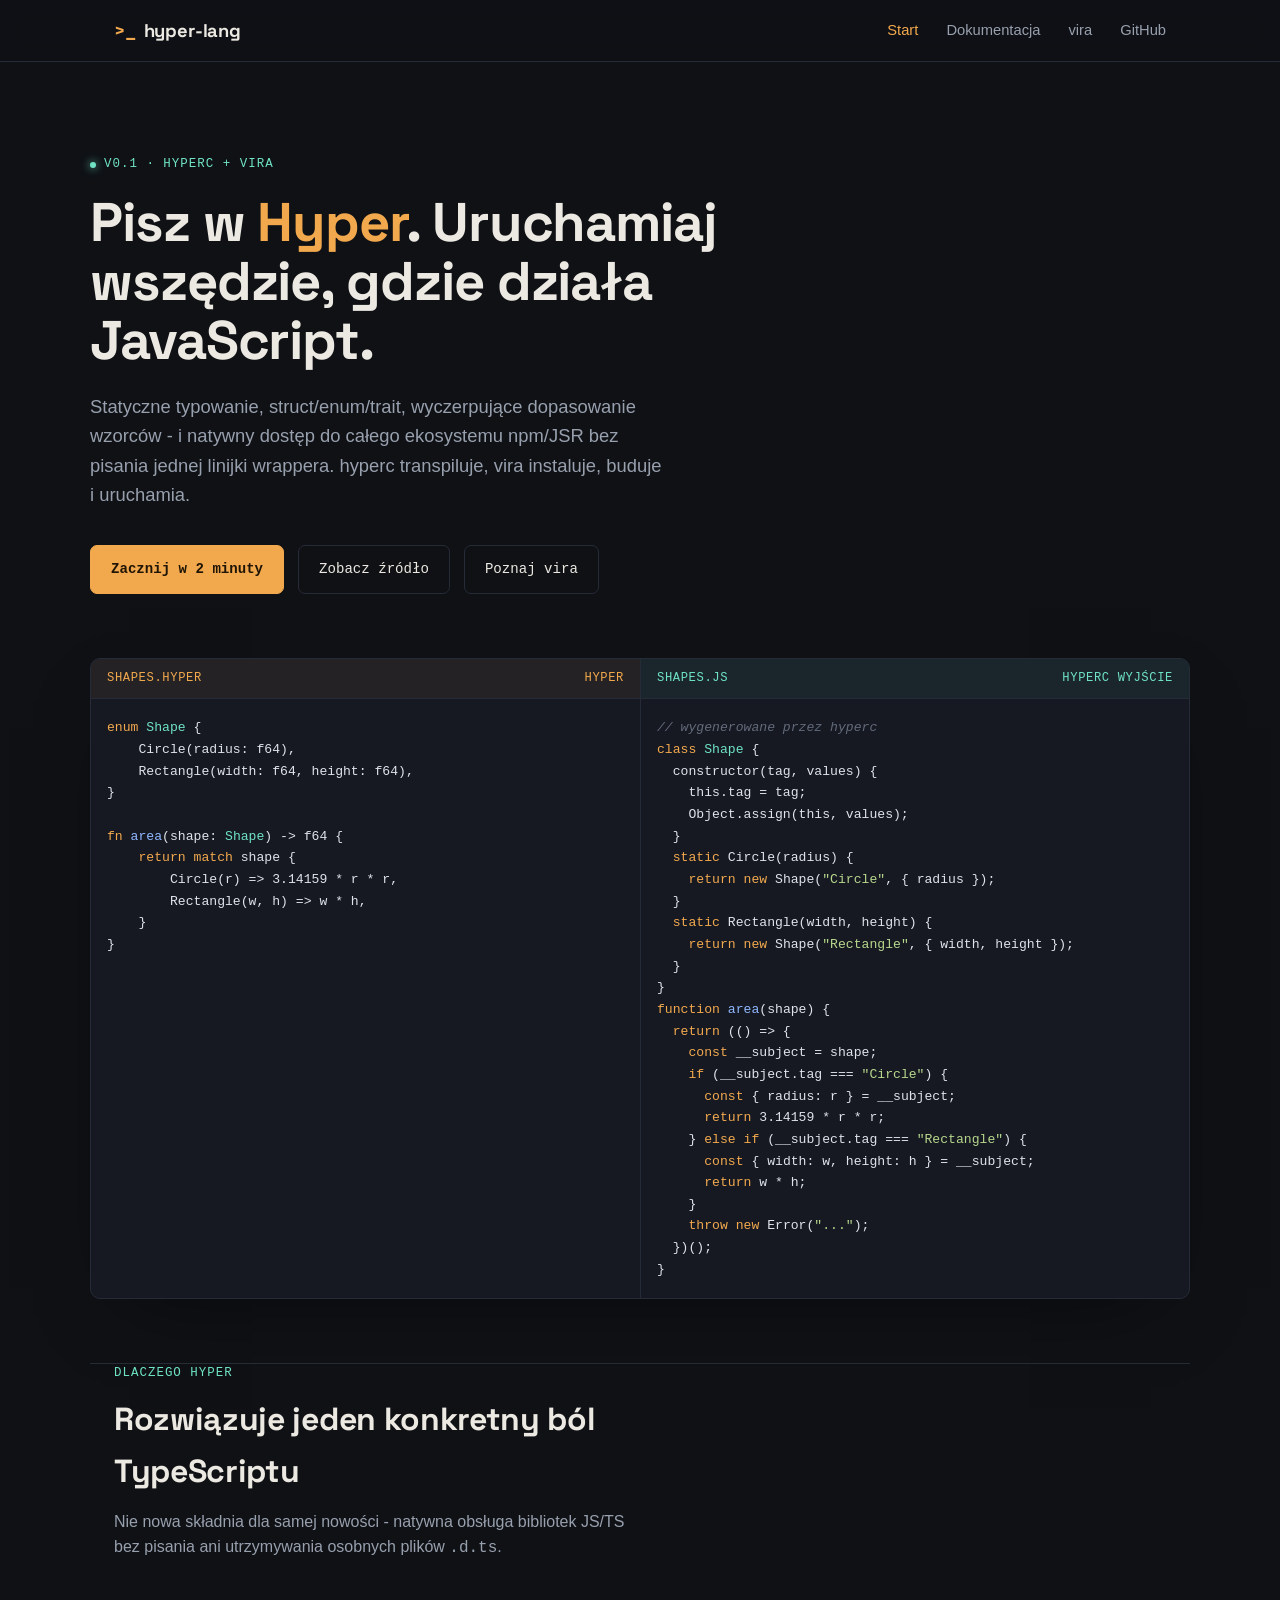
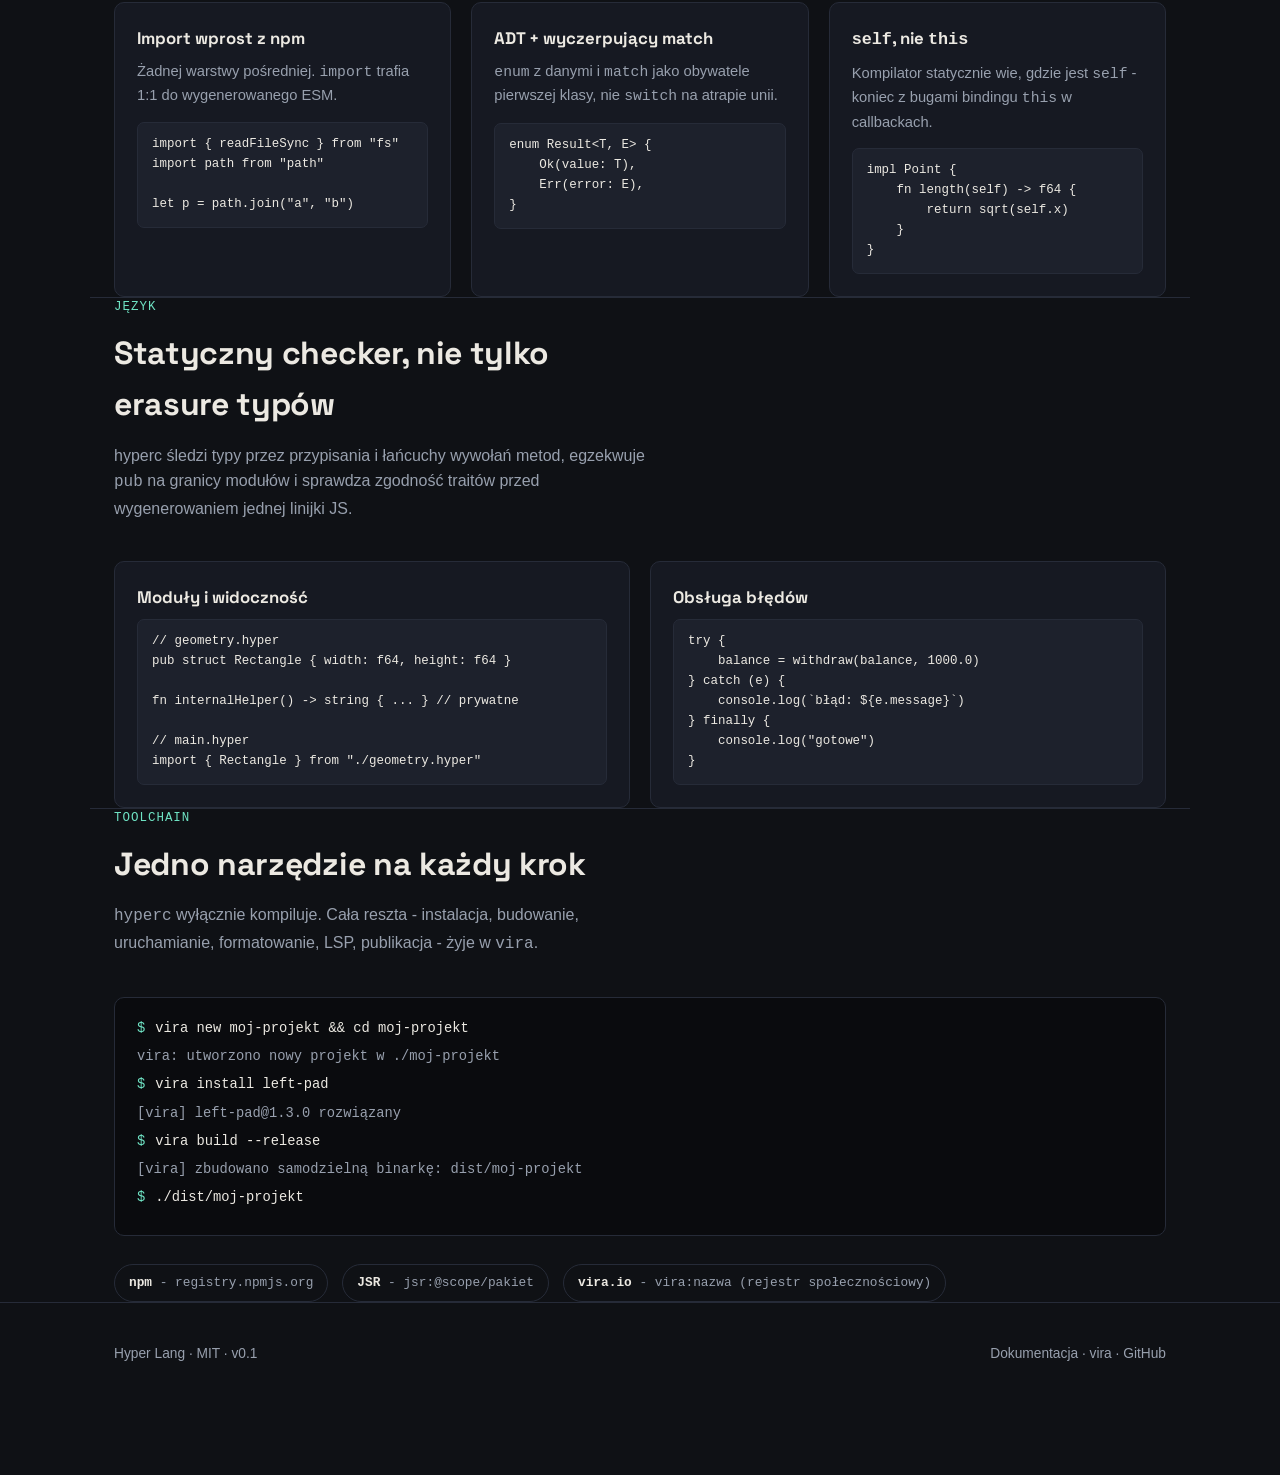
<file: index.html>
<!DOCTYPE html>
<html lang="pl">
<head>
  <meta charset="utf-8">
  <meta http-equiv="refresh" content="0; url=website/home.html">
  <title>Hyper Lang</title>
</head>
<body>
  <p>Przekierowanie do <a href="website/home.html">website/home.html</a>...</p>
</body>
</html>
</file>
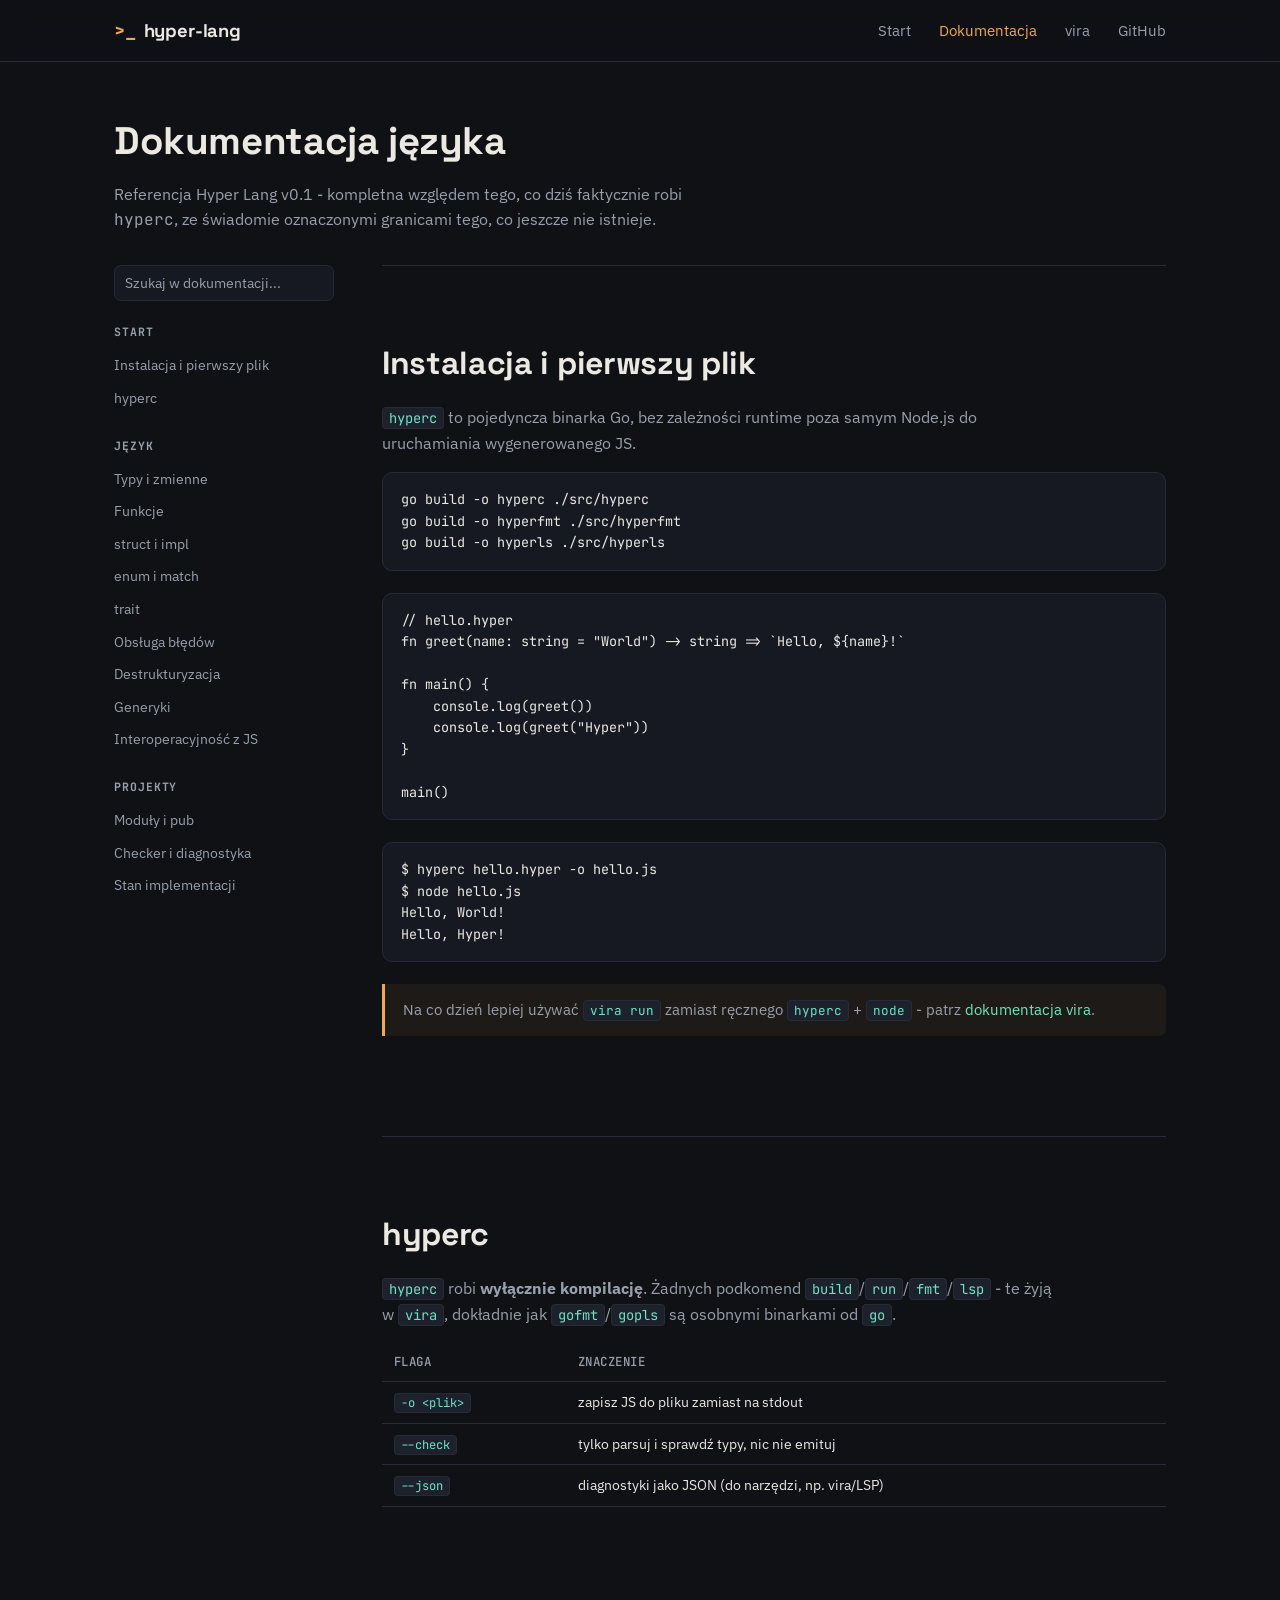
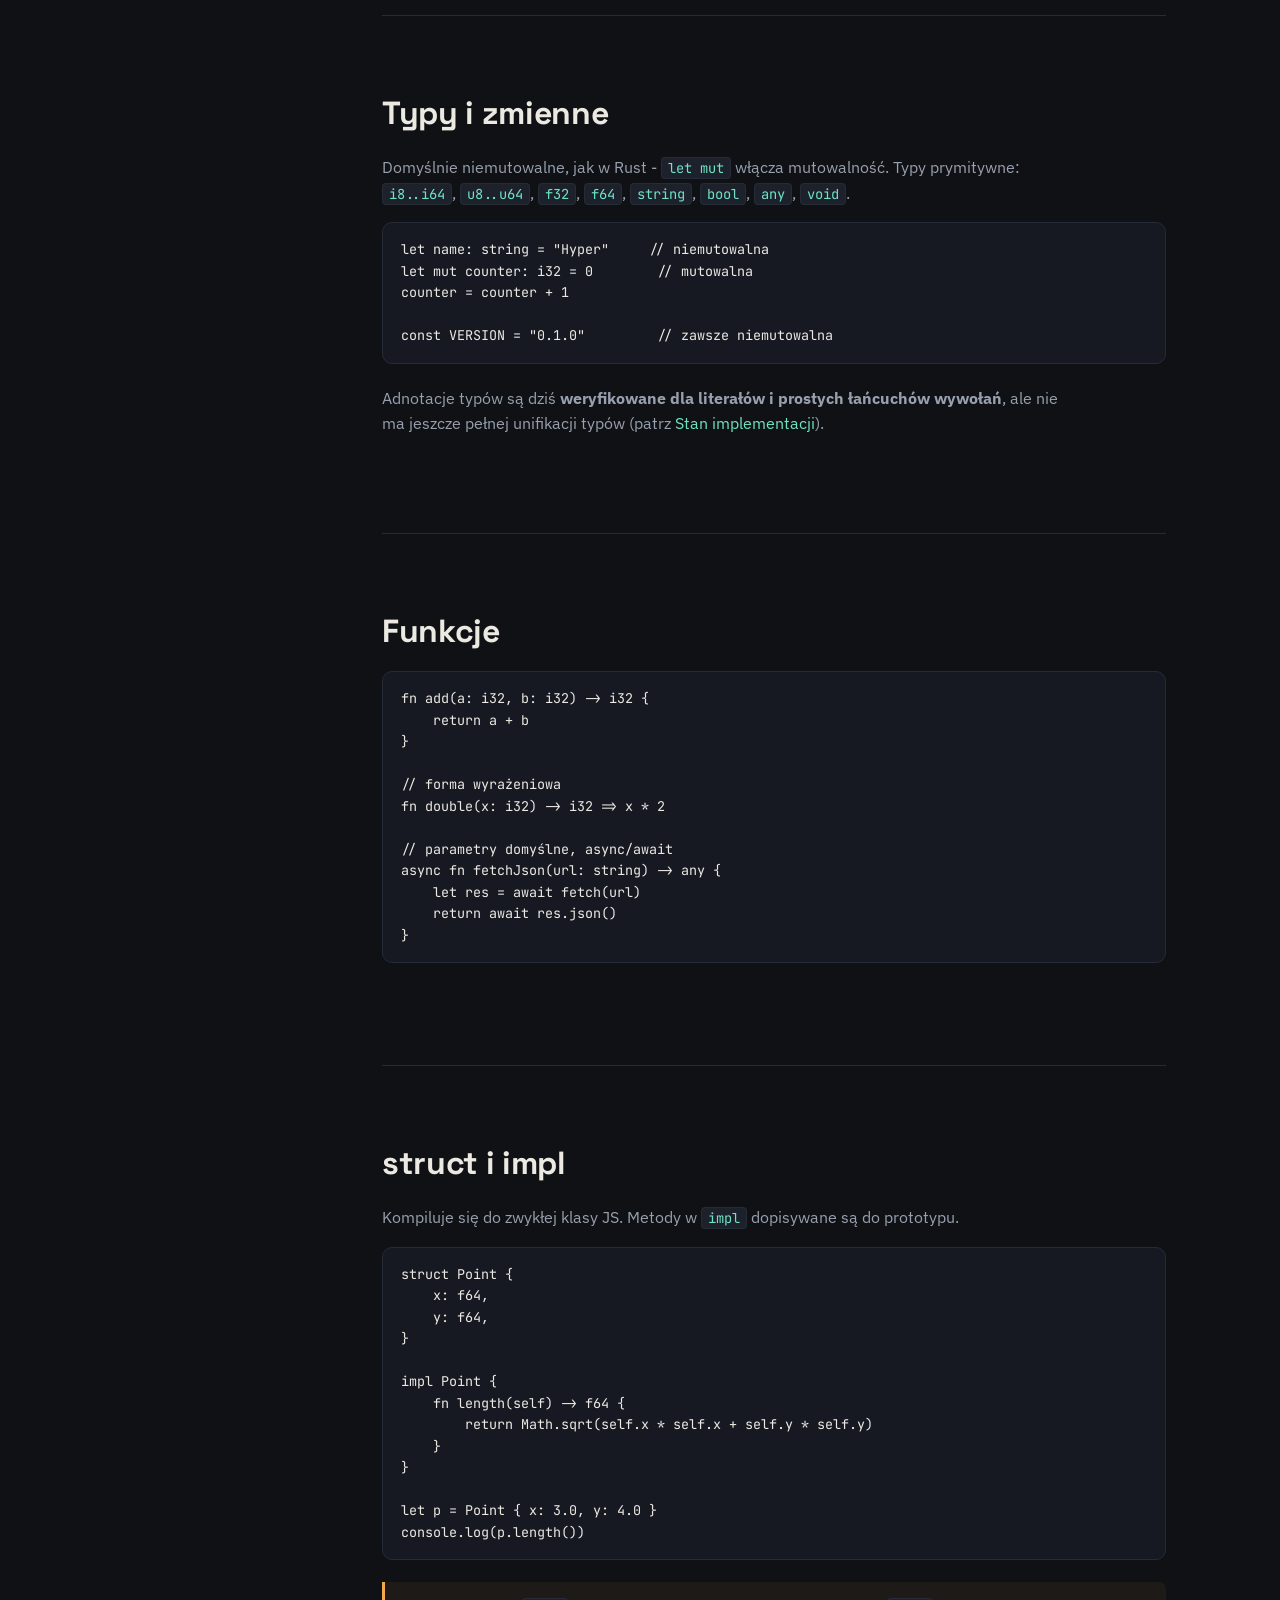
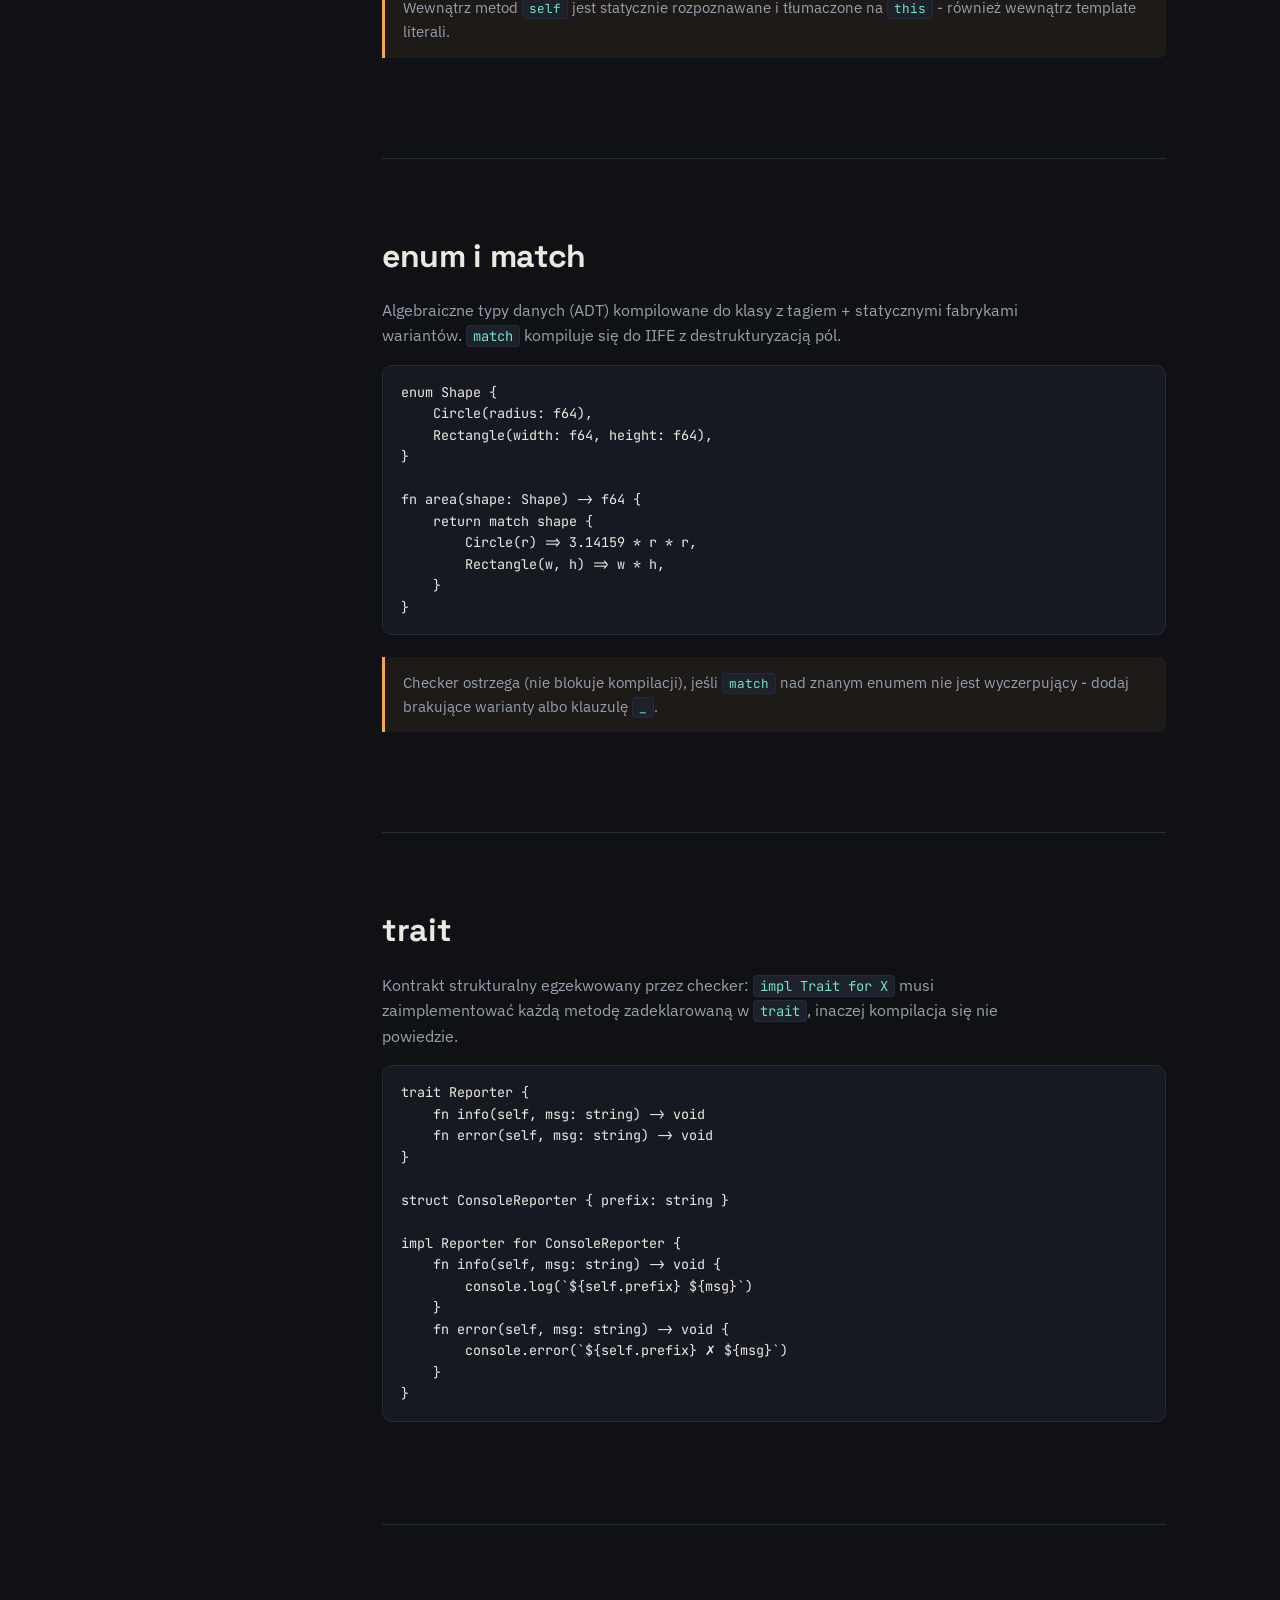
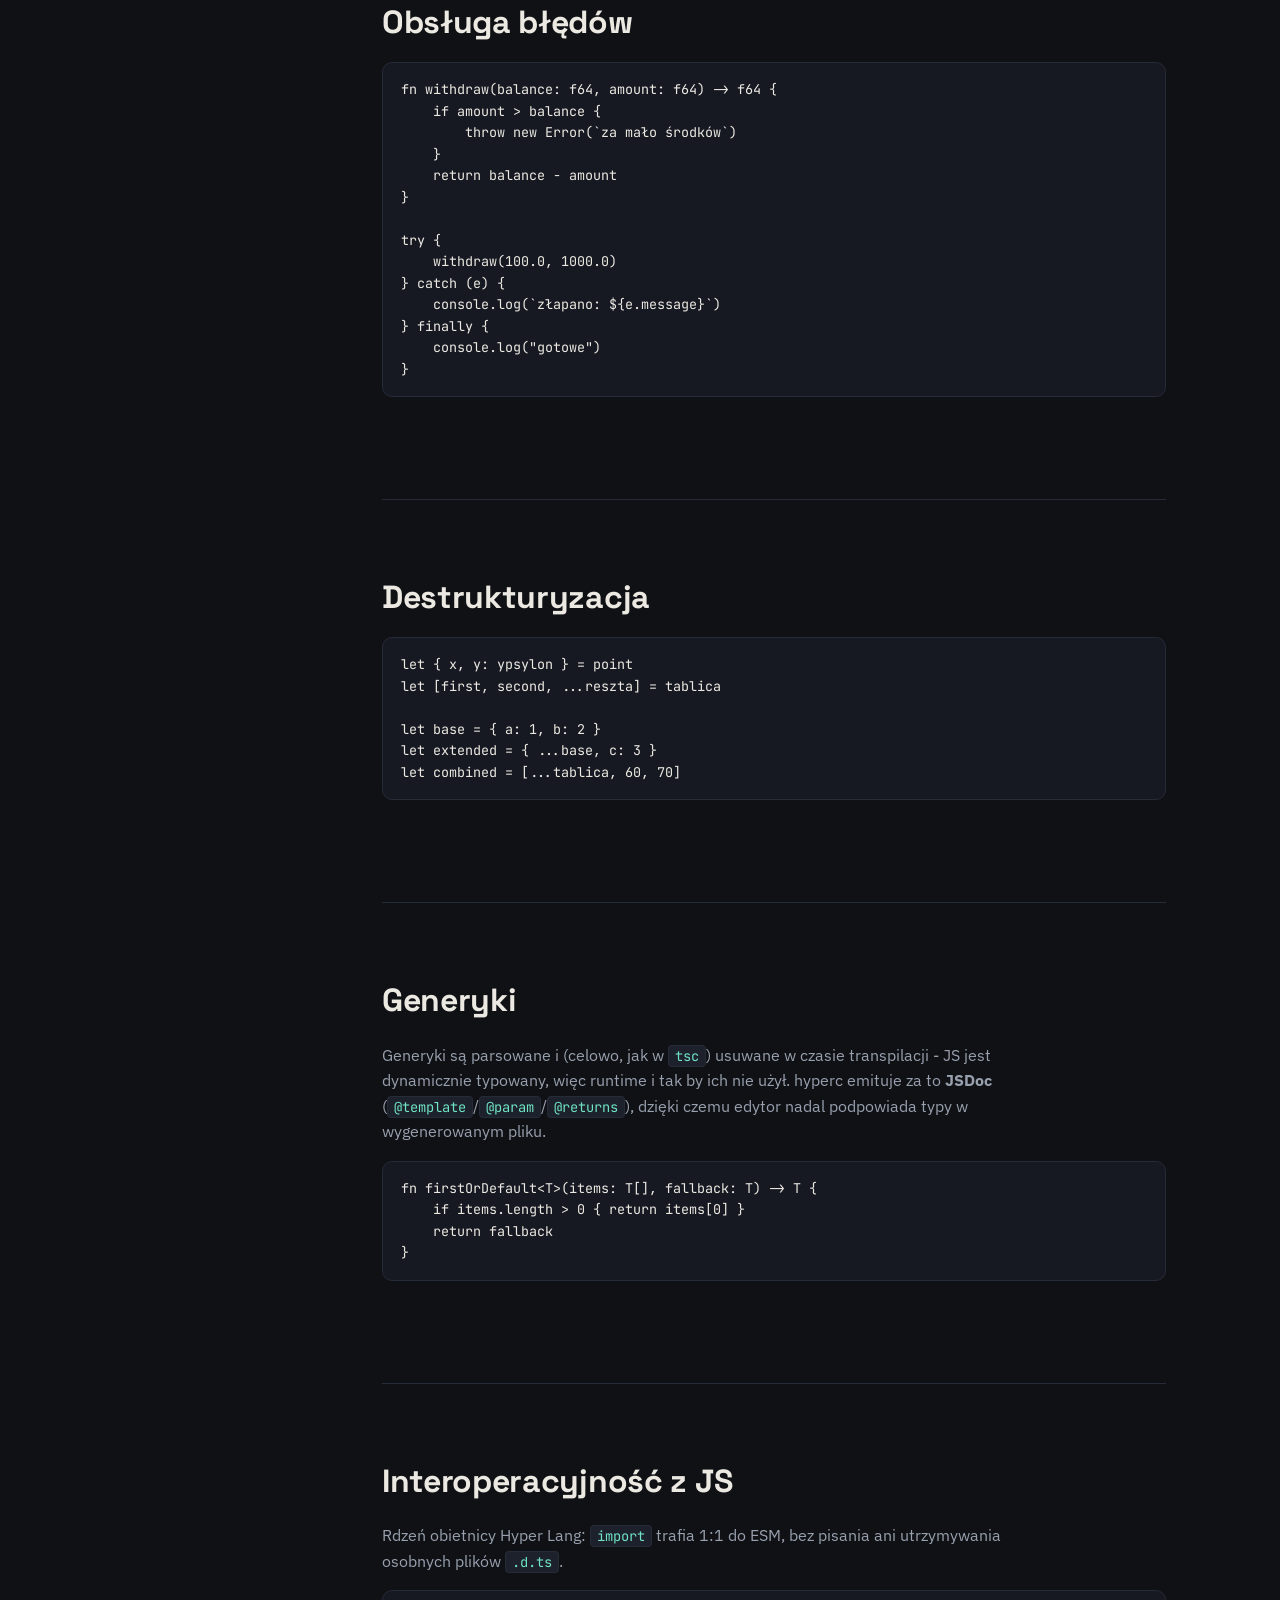
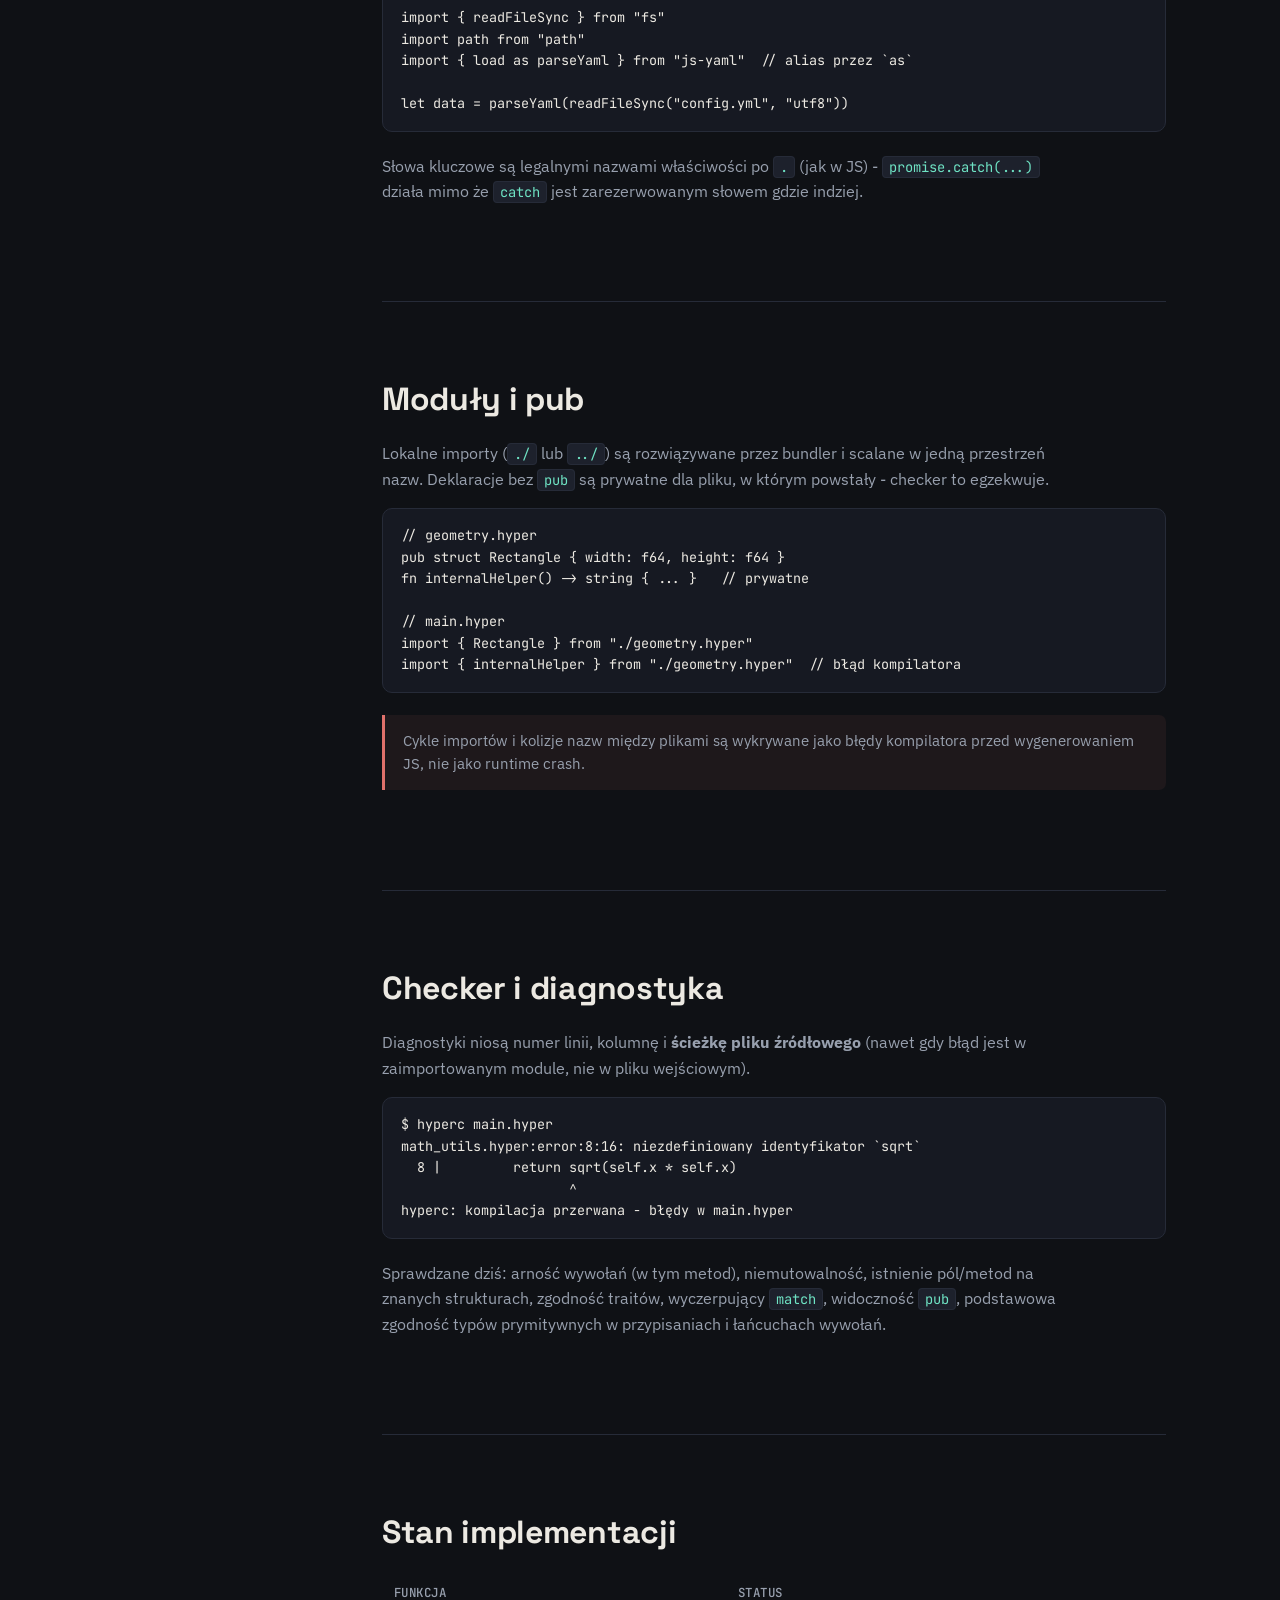
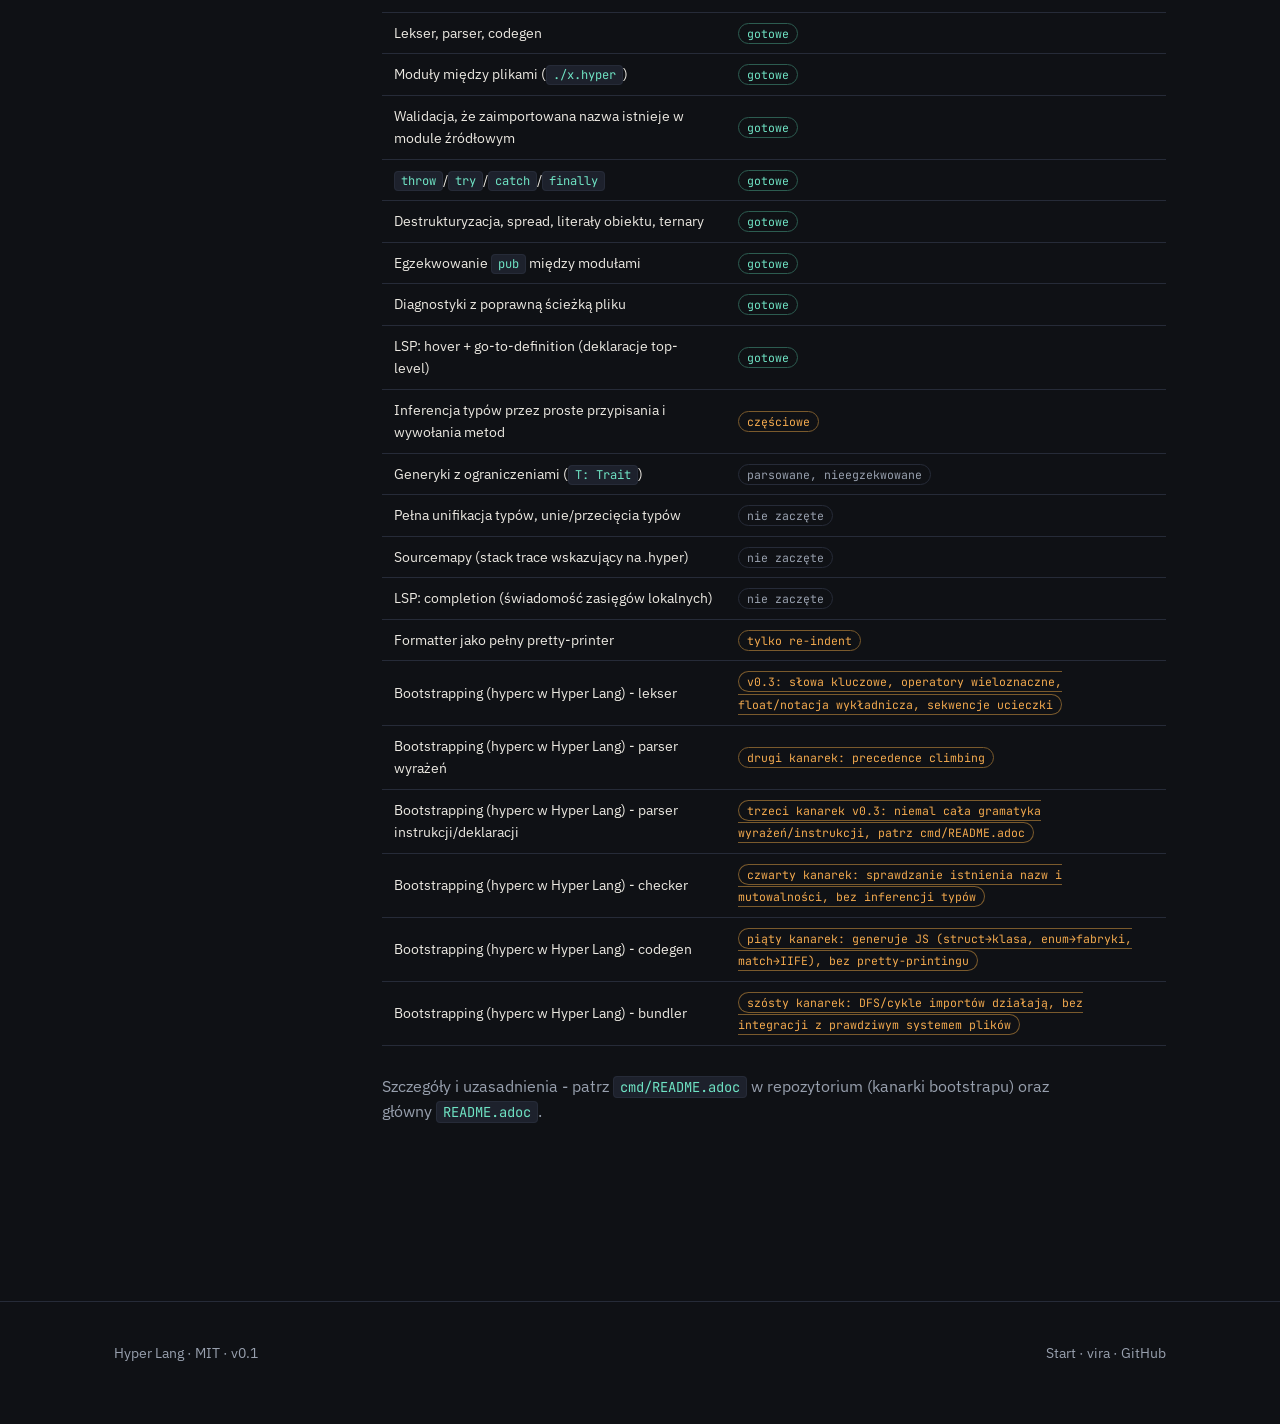
<file: website/docs.html>
<!DOCTYPE html>
<html lang="pl">
<head>
<meta charset="utf-8">
<meta name="viewport" content="width=device-width, initial-scale=1">
<title>Dokumentacja — Hyper Lang</title>
<meta name="description" content="Referencja języka Hyper Lang: typy, struct/enum/trait, match, obsługa błędów, moduły, generyki, natywna interoperacyjność z JS.">
<link rel="preconnect" href="https://fonts.googleapis.com">
<link rel="preconnect" href="https://fonts.gstatic.com" crossorigin>
<link href="https://fonts.googleapis.com/css2?family=Space+Grotesk:wght@400;500;600;700&family=IBM+Plex+Sans:wght@400;500;600&family=JetBrains+Mono:wght@400;500;600&display=swap" rel="stylesheet">
<link rel="stylesheet" href="style.css">
</head>
<body>

<header class="site">
  <nav class="nav wrap">
    <a class="brand" href="home.html"><span class="dot">&gt;_</span> hyper-lang</a>
    <div class="navlinks">
      <a href="home.html">Start</a>
      <a href="docs.html" class="current">Dokumentacja</a>
      <a href="vira.html">vira</a>
      <a href="https://github.com/hyperlang-dev/hyper-lang">GitHub</a>
    </div>
  </nav>
</header>

<main class="wrap">
  <div class="docs-hero">
    <h1>Dokumentacja języka</h1>
    <p>Referencja Hyper Lang v0.1 - kompletna względem tego, co dziś faktycznie robi <code>hyperc</code>, ze świadomie oznaczonymi granicami tego, co jeszcze nie istnieje.</p>
  </div>

  <div class="docs-layout">
    <nav class="doc-nav">
      <input type="search" class="doc-search" id="docsearch" placeholder="Szukaj w dokumentacji..." aria-label="Szukaj w dokumentacji">
      <div id="docsearch-empty" class="no-results" hidden>Brak wyników.</div>
      <div class="doc-nav-group">
        <h4>Start</h4>
        <a href="#start">Instalacja i pierwszy plik</a>
        <a href="#kompilator">hyperc</a>
      </div>
      <div class="doc-nav-group">
        <h4>Język</h4>
        <a href="#typy">Typy i zmienne</a>
        <a href="#funkcje">Funkcje</a>
        <a href="#struct">struct i impl</a>
        <a href="#enum">enum i match</a>
        <a href="#trait">trait</a>
        <a href="#bledy">Obsługa błędów</a>
        <a href="#destrukturyzacja">Destrukturyzacja</a>
        <a href="#generyki">Generyki</a>
        <a href="#interop">Interoperacyjność z JS</a>
      </div>
      <div class="doc-nav-group">
        <h4>Projekty</h4>
        <a href="#moduly">Moduły i pub</a>
        <a href="#checker">Checker i diagnostyka</a>
        <a href="#stan">Stan implementacji</a>
      </div>
    </nav>

    <div class="doc-content">

      <section id="start">
        <h2>Instalacja i pierwszy plik</h2>
        <p><code>hyperc</code> to pojedyncza binarka Go, bez zależności runtime poza samym Node.js do uruchamiania wygenerowanego JS.</p>
        <pre><code>go build -o hyperc ./src/hyperc
go build -o hyperfmt ./src/hyperfmt
go build -o hyperls ./src/hyperls</code></pre>
        <pre><code>// hello.hyper
fn greet(name: string = "World") -&gt; string =&gt; `Hello, ${name}!`

fn main() {
    console.log(greet())
    console.log(greet("Hyper"))
}

main()</code></pre>
        <pre><code>$ hyperc hello.hyper -o hello.js
$ node hello.js
Hello, World!
Hello, Hyper!</code></pre>
        <div class="note">Na co dzień lepiej używać <code>vira run</code> zamiast ręcznego <code>hyperc</code> + <code>node</code> - patrz <a href="vira.html">dokumentacja vira</a>.</div>
      </section>

      <section id="kompilator">
        <h2>hyperc</h2>
        <p><code>hyperc</code> robi <b>wyłącznie kompilację</b>. Żadnych podkomend <code>build</code>/<code>run</code>/<code>fmt</code>/<code>lsp</code> - te żyją w <code>vira</code>, dokładnie jak <code>gofmt</code>/<code>gopls</code> są osobnymi binarkami od <code>go</code>.</p>
        <table>
          <tr><th>Flaga</th><th>Znaczenie</th></tr>
          <tr><td><code>-o &lt;plik&gt;</code></td><td>zapisz JS do pliku zamiast na stdout</td></tr>
          <tr><td><code>--check</code></td><td>tylko parsuj i sprawdź typy, nic nie emituj</td></tr>
          <tr><td><code>--json</code></td><td>diagnostyki jako JSON (do narzędzi, np. vira/LSP)</td></tr>
        </table>
      </section>

      <section id="typy">
        <h2>Typy i zmienne</h2>
        <p>Domyślnie niemutowalne, jak w Rust - <code>let mut</code> włącza mutowalność. Typy prymitywne: <code>i8..i64</code>, <code>u8..u64</code>, <code>f32</code>, <code>f64</code>, <code>string</code>, <code>bool</code>, <code>any</code>, <code>void</code>.</p>
        <pre><code>let name: string = "Hyper"     // niemutowalna
let mut counter: i32 = 0        // mutowalna
counter = counter + 1

const VERSION = "0.1.0"         // zawsze niemutowalna</code></pre>
        <p>Adnotacje typów są dziś <b>weryfikowane dla literałów i prostych łańcuchów wywołań</b>, ale nie ma jeszcze pełnej unifikacji typów (patrz <a href="#stan">Stan implementacji</a>).</p>
      </section>

      <section id="funkcje">
        <h2>Funkcje</h2>
        <pre><code>fn add(a: i32, b: i32) -&gt; i32 {
    return a + b
}

// forma wyrażeniowa
fn double(x: i32) -&gt; i32 =&gt; x * 2

// parametry domyślne, async/await
async fn fetchJson(url: string) -&gt; any {
    let res = await fetch(url)
    return await res.json()
}</code></pre>
      </section>

      <section id="struct">
        <h2>struct i impl</h2>
        <p>Kompiluje się do zwykłej klasy JS. Metody w <code>impl</code> dopisywane są do prototypu.</p>
        <pre><code>struct Point {
    x: f64,
    y: f64,
}

impl Point {
    fn length(self) -&gt; f64 {
        return Math.sqrt(self.x * self.x + self.y * self.y)
    }
}

let p = Point { x: 3.0, y: 4.0 }
console.log(p.length())</code></pre>
        <div class="note">Wewnątrz metod <code>self</code> jest statycznie rozpoznawane i tłumaczone na <code>this</code> - również wewnątrz template literali.</div>
      </section>

      <section id="enum">
        <h2>enum i match</h2>
        <p>Algebraiczne typy danych (ADT) kompilowane do klasy z tagiem + statycznymi fabrykami wariantów. <code>match</code> kompiluje się do IIFE z destrukturyzacją pól.</p>
        <pre><code>enum Shape {
    Circle(radius: f64),
    Rectangle(width: f64, height: f64),
}

fn area(shape: Shape) -&gt; f64 {
    return match shape {
        Circle(r) =&gt; 3.14159 * r * r,
        Rectangle(w, h) =&gt; w * h,
    }
}</code></pre>
        <div class="note">Checker ostrzega (nie blokuje kompilacji), jeśli <code>match</code> nad znanym enumem nie jest wyczerpujący - dodaj brakujące warianty albo klauzulę <code>_</code>.</div>
      </section>

      <section id="trait">
        <h2>trait</h2>
        <p>Kontrakt strukturalny egzekwowany przez checker: <code>impl Trait for X</code> musi zaimplementować każdą metodę zadeklarowaną w <code>trait</code>, inaczej kompilacja się nie powiedzie.</p>
        <pre><code>trait Reporter {
    fn info(self, msg: string) -&gt; void
    fn error(self, msg: string) -&gt; void
}

struct ConsoleReporter { prefix: string }

impl Reporter for ConsoleReporter {
    fn info(self, msg: string) -&gt; void {
        console.log(`${self.prefix} ${msg}`)
    }
    fn error(self, msg: string) -&gt; void {
        console.error(`${self.prefix} ✗ ${msg}`)
    }
}</code></pre>
      </section>

      <section id="bledy">
        <h2>Obsługa błędów</h2>
        <pre><code>fn withdraw(balance: f64, amount: f64) -&gt; f64 {
    if amount &gt; balance {
        throw new Error(`za mało środków`)
    }
    return balance - amount
}

try {
    withdraw(100.0, 1000.0)
} catch (e) {
    console.log(`złapano: ${e.message}`)
} finally {
    console.log("gotowe")
}</code></pre>
      </section>

      <section id="destrukturyzacja">
        <h2>Destrukturyzacja</h2>
        <pre><code>let { x, y: ypsylon } = point
let [first, second, ...reszta] = tablica

let base = { a: 1, b: 2 }
let extended = { ...base, c: 3 }
let combined = [...tablica, 60, 70]</code></pre>
      </section>

      <section id="generyki">
        <h2>Generyki</h2>
        <p>Generyki są parsowane i (celowo, jak w <code>tsc</code>) usuwane w czasie transpilacji - JS jest dynamicznie typowany, więc runtime i tak by ich nie użył. hyperc emituje za to <b>JSDoc</b> (<code>@template</code>/<code>@param</code>/<code>@returns</code>), dzięki czemu edytor nadal podpowiada typy w wygenerowanym pliku.</p>
        <pre><code>fn firstOrDefault&lt;T&gt;(items: T[], fallback: T) -&gt; T {
    if items.length &gt; 0 { return items[0] }
    return fallback
}</code></pre>
      </section>

      <section id="interop">
        <h2>Interoperacyjność z JS</h2>
        <p>Rdzeń obietnicy Hyper Lang: <code>import</code> trafia 1:1 do ESM, bez pisania ani utrzymywania osobnych plików <code>.d.ts</code>.</p>
        <pre><code>import { readFileSync } from "fs"
import path from "path"
import { load as parseYaml } from "js-yaml"  // alias przez `as`

let data = parseYaml(readFileSync("config.yml", "utf8"))</code></pre>
        <p>Słowa kluczowe są legalnymi nazwami właściwości po <code>.</code> (jak w JS) - <code>promise.catch(...)</code> działa mimo że <code>catch</code> jest zarezerwowanym słowem gdzie indziej.</p>
      </section>

      <section id="moduly">
        <h2>Moduły i pub</h2>
        <p>Lokalne importy (<code>./</code> lub <code>../</code>) są rozwiązywane przez bundler i scalane w jedną przestrzeń nazw. Deklaracje bez <code>pub</code> są prywatne dla pliku, w którym powstały - checker to egzekwuje.</p>
        <pre><code>// geometry.hyper
pub struct Rectangle { width: f64, height: f64 }
fn internalHelper() -&gt; string { ... }   // prywatne

// main.hyper
import { Rectangle } from "./geometry.hyper"
import { internalHelper } from "./geometry.hyper"  // błąd kompilatora</code></pre>
        <div class="note warn">Cykle importów i kolizje nazw między plikami są wykrywane jako błędy kompilatora przed wygenerowaniem JS, nie jako runtime crash.</div>
      </section>

      <section id="checker">
        <h2>Checker i diagnostyka</h2>
        <p>Diagnostyki niosą numer linii, kolumnę i <b>ścieżkę pliku źródłowego</b> (nawet gdy błąd jest w zaimportowanym module, nie w pliku wejściowym).</p>
        <pre><code>$ hyperc main.hyper
math_utils.hyper:error:8:16: niezdefiniowany identyfikator `sqrt`
  8 |         return sqrt(self.x * self.x)
                     ^
hyperc: kompilacja przerwana - błędy w main.hyper</code></pre>
        <p>Sprawdzane dziś: arność wywołań (w tym metod), niemutowalność, istnienie pól/metod na znanych strukturach, zgodność traitów, wyczerpujący <code>match</code>, widoczność <code>pub</code>, podstawowa zgodność typów prymitywnych w przypisaniach i łańcuchach wywołań.</p>
      </section>

      <section id="stan">
        <h2>Stan implementacji</h2>
        <table>
          <tr><th>Funkcja</th><th>Status</th></tr>
          <tr><td>Lekser, parser, codegen</td><td><span class="status-badge done">gotowe</span></td></tr>
          <tr><td>Moduły między plikami (<code>./x.hyper</code>)</td><td><span class="status-badge done">gotowe</span></td></tr>
          <tr><td>Walidacja, że zaimportowana nazwa istnieje w module źródłowym</td><td><span class="status-badge done">gotowe</span></td></tr>
          <tr><td><code>throw</code>/<code>try</code>/<code>catch</code>/<code>finally</code></td><td><span class="status-badge done">gotowe</span></td></tr>
          <tr><td>Destrukturyzacja, spread, literały obiektu, ternary</td><td><span class="status-badge done">gotowe</span></td></tr>
          <tr><td>Egzekwowanie <code>pub</code> między modułami</td><td><span class="status-badge done">gotowe</span></td></tr>
          <tr><td>Diagnostyki z poprawną ścieżką pliku</td><td><span class="status-badge done">gotowe</span></td></tr>
          <tr><td>LSP: hover + go-to-definition (deklaracje top-level)</td><td><span class="status-badge done">gotowe</span></td></tr>
          <tr><td>Inferencja typów przez proste przypisania i wywołania metod</td><td><span class="status-badge partial">częściowe</span></td></tr>
          <tr><td>Generyki z ograniczeniami (<code>T: Trait</code>)</td><td><span class="status-badge todo">parsowane, nieegzekwowane</span></td></tr>
          <tr><td>Pełna unifikacja typów, unie/przecięcia typów</td><td><span class="status-badge todo">nie zaczęte</span></td></tr>
          <tr><td>Sourcemapy (stack trace wskazujący na .hyper)</td><td><span class="status-badge todo">nie zaczęte</span></td></tr>
          <tr><td>LSP: completion (świadomość zasięgów lokalnych)</td><td><span class="status-badge todo">nie zaczęte</span></td></tr>
          <tr><td>Formatter jako pełny pretty-printer</td><td><span class="status-badge partial">tylko re-indent</span></td></tr>
          <tr><td>Bootstrapping (hyperc w Hyper Lang) - lekser</td><td><span class="status-badge partial">v0.3: słowa kluczowe, operatory wieloznaczne, float/notacja wykładnicza, sekwencje ucieczki</span></td></tr>
          <tr><td>Bootstrapping (hyperc w Hyper Lang) - parser wyrażeń</td><td><span class="status-badge partial">drugi kanarek: precedence climbing</span></td></tr>
          <tr><td>Bootstrapping (hyperc w Hyper Lang) - parser instrukcji/deklaracji</td><td><span class="status-badge partial">trzeci kanarek v0.3: niemal cała gramatyka wyrażeń/instrukcji, patrz cmd/README.adoc</span></td></tr>
          <tr><td>Bootstrapping (hyperc w Hyper Lang) - checker</td><td><span class="status-badge partial">czwarty kanarek: sprawdzanie istnienia nazw i mutowalności, bez inferencji typów</span></td></tr>
          <tr><td>Bootstrapping (hyperc w Hyper Lang) - codegen</td><td><span class="status-badge partial">piąty kanarek: generuje JS (struct→klasa, enum→fabryki, match→IIFE), bez pretty-printingu</span></td></tr>
          <tr><td>Bootstrapping (hyperc w Hyper Lang) - bundler</td><td><span class="status-badge partial">szósty kanarek: DFS/cykle importów działają, bez integracji z prawdziwym systemem plików</span></td></tr>
        </table>
        <p>Szczegóły i uzasadnienia - patrz <code>cmd/README.adoc</code> w repozytorium (kanarki bootstrapu) oraz główny <code>README.adoc</code>.</p>
      </section>

    </div>
  </div>
</main>

<footer>
  <div class="wrap">
    <div>Hyper Lang &middot; MIT &middot; v0.1</div>
    <div>
      <a href="home.html">Start</a> &middot;
      <a href="vira.html">vira</a> &middot;
      <a href="https://github.com/hyperlang-dev/hyper-lang">GitHub</a>
    </div>
  </div>
</footer>

<script>
(function () {
  var input = document.getElementById('docsearch');
  var emptyMsg = document.getElementById('docsearch-empty');
  if (!input) return;
  var navLinks = Array.prototype.slice.call(document.querySelectorAll('.doc-nav a[href^="#"]'));
  var sections = Array.prototype.slice.call(document.querySelectorAll('.doc-content > section'));

  input.addEventListener('input', function () {
    var q = input.value.trim().toLowerCase();
    var anyVisible = false;

    sections.forEach(function (section) {
      var match = q === '' || section.textContent.toLowerCase().indexOf(q) !== -1;
      section.hidden = !match;
    });
    navLinks.forEach(function (link) {
      var id = link.getAttribute('href').slice(1);
      var section = document.getElementById(id);
      var visible = !section || !section.hidden;
      link.hidden = !visible;
      if (visible) anyVisible = true;
    });
    Array.prototype.slice.call(document.querySelectorAll('.doc-nav-group')).forEach(function (group) {
      var links = group.querySelectorAll('a');
      var allHidden = Array.prototype.every.call(links, function (l) { return l.hidden; });
      group.dataset.empty = allHidden ? 'true' : 'false';
    });
    emptyMsg.hidden = anyVisible || q === '';
  });
})();
</script>
</body>
</html>
</file>
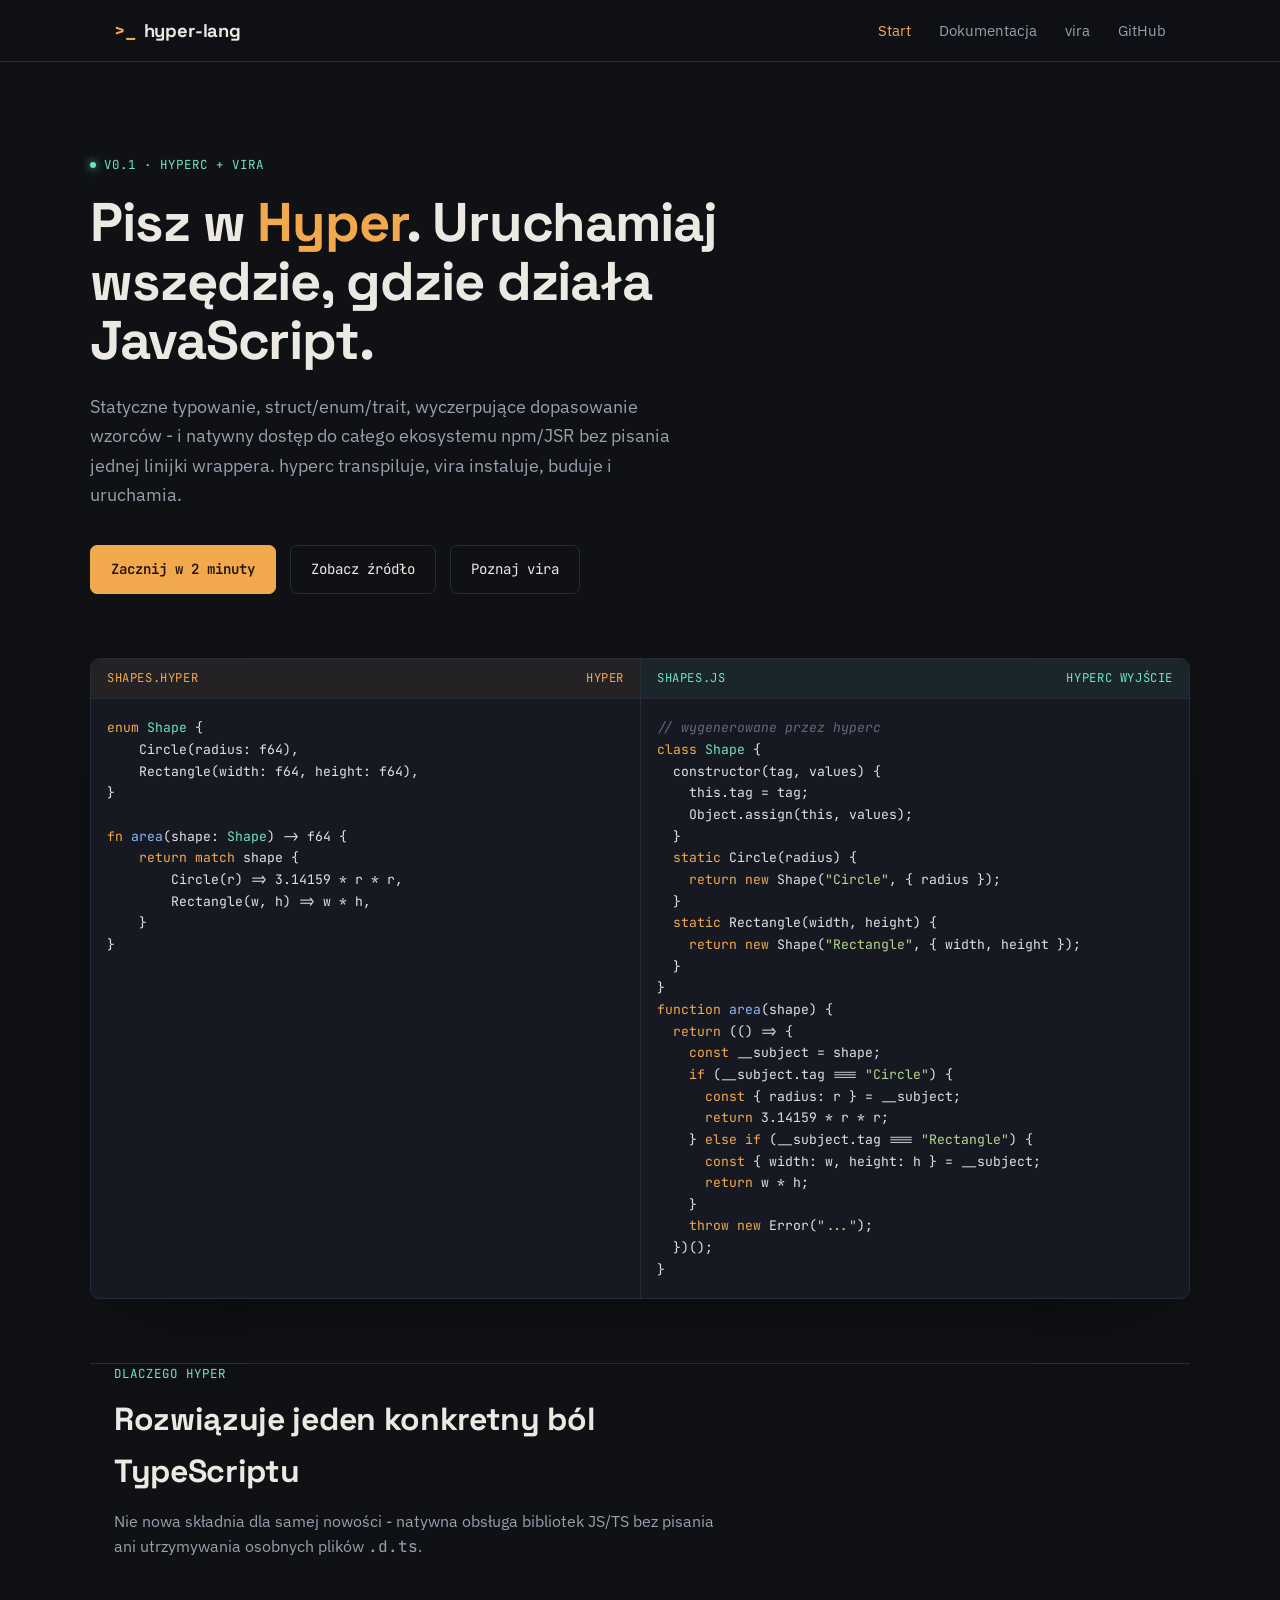
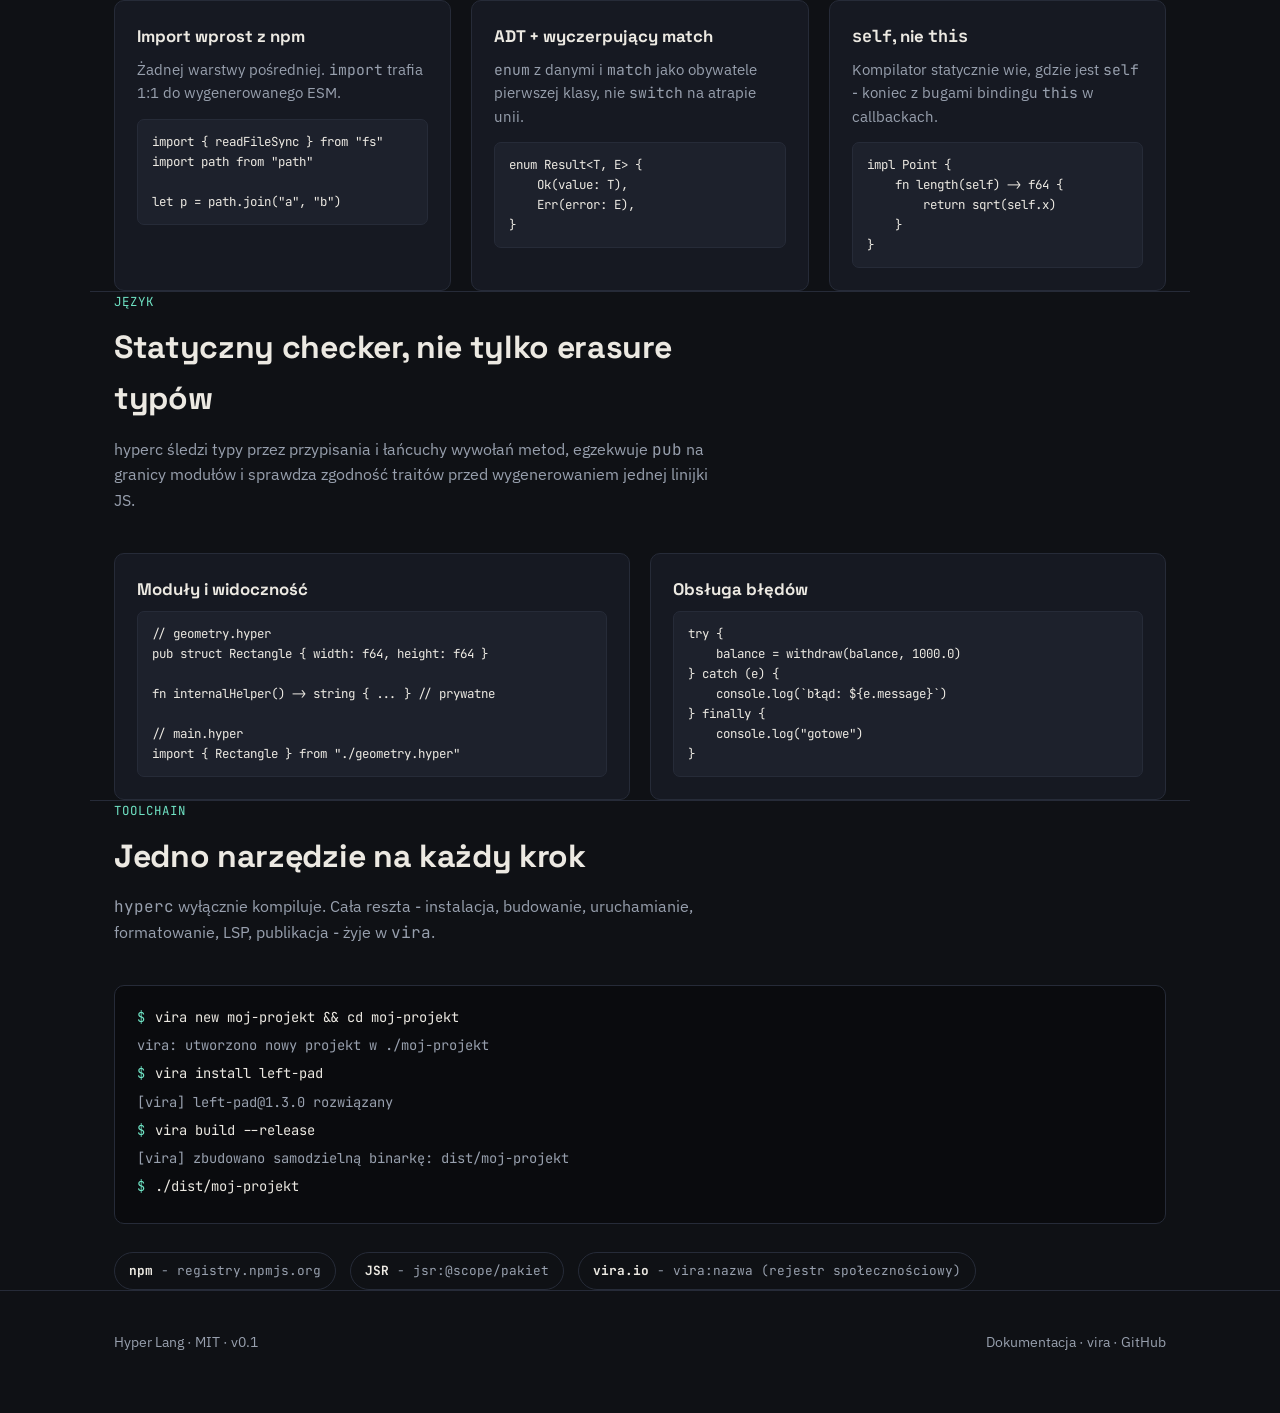
<file: website/home.html>
<!DOCTYPE html>
<html lang="pl">
<head>
<meta charset="utf-8">
<meta name="viewport" content="width=device-width, initial-scale=1">
<title>Hyper Lang — statycznie typowany, transpilowany do JavaScript</title>
<meta name="description" content="Hyper Lang: statycznie typowany język transpilowany do JavaScript, z natywną obsługą bibliotek npm/JSR bez wrapperów.">
<link rel="preconnect" href="https://fonts.googleapis.com">
<link rel="preconnect" href="https://fonts.gstatic.com" crossorigin>
<link href="https://fonts.googleapis.com/css2?family=Space+Grotesk:wght@400;500;600;700&family=IBM+Plex+Sans:wght@400;500;600&family=JetBrains+Mono:wght@400;500;600&display=swap" rel="stylesheet">
<link rel="stylesheet" href="style.css">
</head>
<body>

<header class="site">
  <nav class="nav wrap">
    <a class="brand" href="home.html"><span class="dot">&gt;_</span> hyper-lang</a>
    <div class="navlinks">
      <a href="home.html" class="current">Start</a>
      <a href="docs.html">Dokumentacja</a>
      <a href="vira.html">vira</a>
      <a href="https://github.com/hyperlang-dev/hyper-lang">GitHub</a>
    </div>
  </nav>
</header>

<main>
  <section class="hero wrap" style="border-top:none;">
    <div class="eyebrow">v0.1 &middot; hyperc + vira</div>
    <h1 class="headline">Pisz w <span class="accent">Hyper</span>. Uruchamiaj wszędzie, gdzie działa JavaScript.</h1>
    <p class="lede">
      Statyczne typowanie, struct/enum/trait, wyczerpujące dopasowanie wzorców -
      i natywny dostęp do całego ekosystemu npm/JSR bez pisania jednej linijki
      wrappera. hyperc transpiluje, vira instaluje, buduje i uruchamia.
    </p>
    <div class="cta-row">
      <a class="btn primary" href="docs.html#start">Zacznij w 2 minuty</a>
      <a class="btn ghost" href="https://github.com/hyperlang-dev/hyper-lang">Zobacz źródło</a>
      <a class="btn ghost" href="vira.html">Poznaj vira</a>
    </div>

    <div class="transpile">
      <div class="pane">
        <div class="pane-head hyper"><span>shapes.hyper</span><span>hyper</span></div>
        <pre><code><span class="tok-kw">enum</span> <span class="tok-type">Shape</span> {
    Circle(radius: f64),
    Rectangle(width: f64, height: f64),
}

<span class="tok-kw">fn</span> <span class="tok-fn">area</span>(shape: <span class="tok-type">Shape</span>) -&gt; f64 {
    <span class="tok-kw">return</span> <span class="tok-kw">match</span> shape {
        Circle(r) =&gt; 3.14159 * r * r,
        Rectangle(w, h) =&gt; w * h,
    }
}</code></pre>
      </div>
      <div class="pane">
        <div class="pane-head js"><span>shapes.js</span><span>hyperc wyjście</span></div>
        <pre><code><span class="tok-com">// wygenerowane przez hyperc</span>
<span class="tok-kw">class</span> <span class="tok-type">Shape</span> {
  constructor(tag, values) {
    this.tag = tag;
    Object.assign(this, values);
  }
  <span class="tok-kw">static</span> Circle(radius) {
    <span class="tok-kw">return</span> <span class="tok-kw">new</span> Shape(<span class="tok-str">"Circle"</span>, { radius });
  }
  <span class="tok-kw">static</span> Rectangle(width, height) {
    <span class="tok-kw">return</span> <span class="tok-kw">new</span> Shape(<span class="tok-str">"Rectangle"</span>, { width, height });
  }
}
<span class="tok-kw">function</span> <span class="tok-fn">area</span>(shape) {
  <span class="tok-kw">return</span> (() =&gt; {
    <span class="tok-kw">const</span> __subject = shape;
    <span class="tok-kw">if</span> (__subject.tag === <span class="tok-str">"Circle"</span>) {
      <span class="tok-kw">const</span> { radius: r } = __subject;
      <span class="tok-kw">return</span> 3.14159 * r * r;
    } <span class="tok-kw">else if</span> (__subject.tag === <span class="tok-str">"Rectangle"</span>) {
      <span class="tok-kw">const</span> { width: w, height: h } = __subject;
      <span class="tok-kw">return</span> w * h;
    }
    <span class="tok-kw">throw new</span> Error(<span class="tok-str">"..."</span>);
  })();
}</code></pre>
      </div>
    </div>
  </section>

  <section class="wrap">
    <div class="section-head">
      <div class="section-kicker">Dlaczego Hyper</div>
      <h2>Rozwiązuje jeden konkretny ból TypeScriptu</h2>
      <p>Nie nowa składnia dla samej nowości - natywna obsługa bibliotek JS/TS bez pisania ani utrzymywania osobnych plików <code>.d.ts</code>.</p>
    </div>
    <div class="grid-3">
      <div class="card">
        <h3>Import wprost z npm</h3>
        <p>Żadnej warstwy pośredniej. <code>import</code> trafia 1:1 do wygenerowanego ESM.</p>
        <pre><code>import { readFileSync } from "fs"
import path from "path"

let p = path.join("a", "b")</code></pre>
      </div>
      <div class="card">
        <h3>ADT + wyczerpujący match</h3>
        <p><code>enum</code> z danymi i <code>match</code> jako obywatele pierwszej klasy, nie <code>switch</code> na atrapie unii.</p>
        <pre><code>enum Result&lt;T, E&gt; {
    Ok(value: T),
    Err(error: E),
}</code></pre>
      </div>
      <div class="card">
        <h3><code>self</code>, nie <code>this</code></h3>
        <p>Kompilator statycznie wie, gdzie jest <code>self</code> - koniec z bugami bindingu <code>this</code> w callbackach.</p>
        <pre><code>impl Point {
    fn length(self) -&gt; f64 {
        return sqrt(self.x)
    }
}</code></pre>
      </div>
    </div>
  </section>

  <section class="wrap">
    <div class="section-head">
      <div class="section-kicker">Język</div>
      <h2>Statyczny checker, nie tylko erasure typów</h2>
      <p>hyperc śledzi typy przez przypisania i łańcuchy wywołań metod, egzekwuje <code>pub</code> na granicy modułów i sprawdza zgodność traitów przed wygenerowaniem jednej linijki JS.</p>
    </div>
    <div class="grid-2">
      <div class="card">
        <h3>Moduły i widoczność</h3>
        <pre><code>// geometry.hyper
pub struct Rectangle { width: f64, height: f64 }

fn internalHelper() -&gt; string { ... } // prywatne

// main.hyper
import { Rectangle } from "./geometry.hyper"</code></pre>
      </div>
      <div class="card">
        <h3>Obsługa błędów</h3>
        <pre><code>try {
    balance = withdraw(balance, 1000.0)
} catch (e) {
    console.log(`błąd: ${e.message}`)
} finally {
    console.log("gotowe")
}</code></pre>
      </div>
    </div>
  </section>

  <section class="wrap">
    <div class="section-head">
      <div class="section-kicker">Toolchain</div>
      <h2>Jedno narzędzie na każdy krok</h2>
      <p><code>hyperc</code> wyłącznie kompiluje. Cała reszta - instalacja, budowanie, uruchamianie, formatowanie, LSP, publikacja - żyje w <code>vira</code>.</p>
    </div>
    <div class="terminal">
      <div class="line"><span class="prompt">$</span><span>vira new moj-projekt &amp;&amp; cd moj-projekt</span></div>
      <div class="line"><span class="out">vira: utworzono nowy projekt w ./moj-projekt</span></div>
      <div class="line"><span class="prompt">$</span><span>vira install left-pad</span></div>
      <div class="line"><span class="out">[vira] left-pad@1.3.0 rozwiązany</span></div>
      <div class="line"><span class="prompt">$</span><span>vira build --release</span></div>
      <div class="line"><span class="out">[vira] zbudowano samodzielną binarkę: dist/moj-projekt</span></div>
      <div class="line"><span class="prompt">$</span><span>./dist/moj-projekt</span></div>
    </div>
    <div class="registry-row">
      <span class="pill"><b>npm</b> - registry.npmjs.org</span>
      <span class="pill"><b>JSR</b> - <code>jsr:@scope/pakiet</code></span>
      <span class="pill"><b>vira.io</b> - <code>vira:nazwa</code> (rejestr społecznościowy)</span>
    </div>
  </section>
</main>

<footer>
  <div class="wrap">
    <div>Hyper Lang &middot; MIT &middot; v0.1</div>
    <div>
      <a href="docs.html">Dokumentacja</a> &middot;
      <a href="vira.html">vira</a> &middot;
      <a href="https://github.com/hyperlang-dev/hyper-lang">GitHub</a>
    </div>
  </div>
</footer>

</body>
</html>
</file>
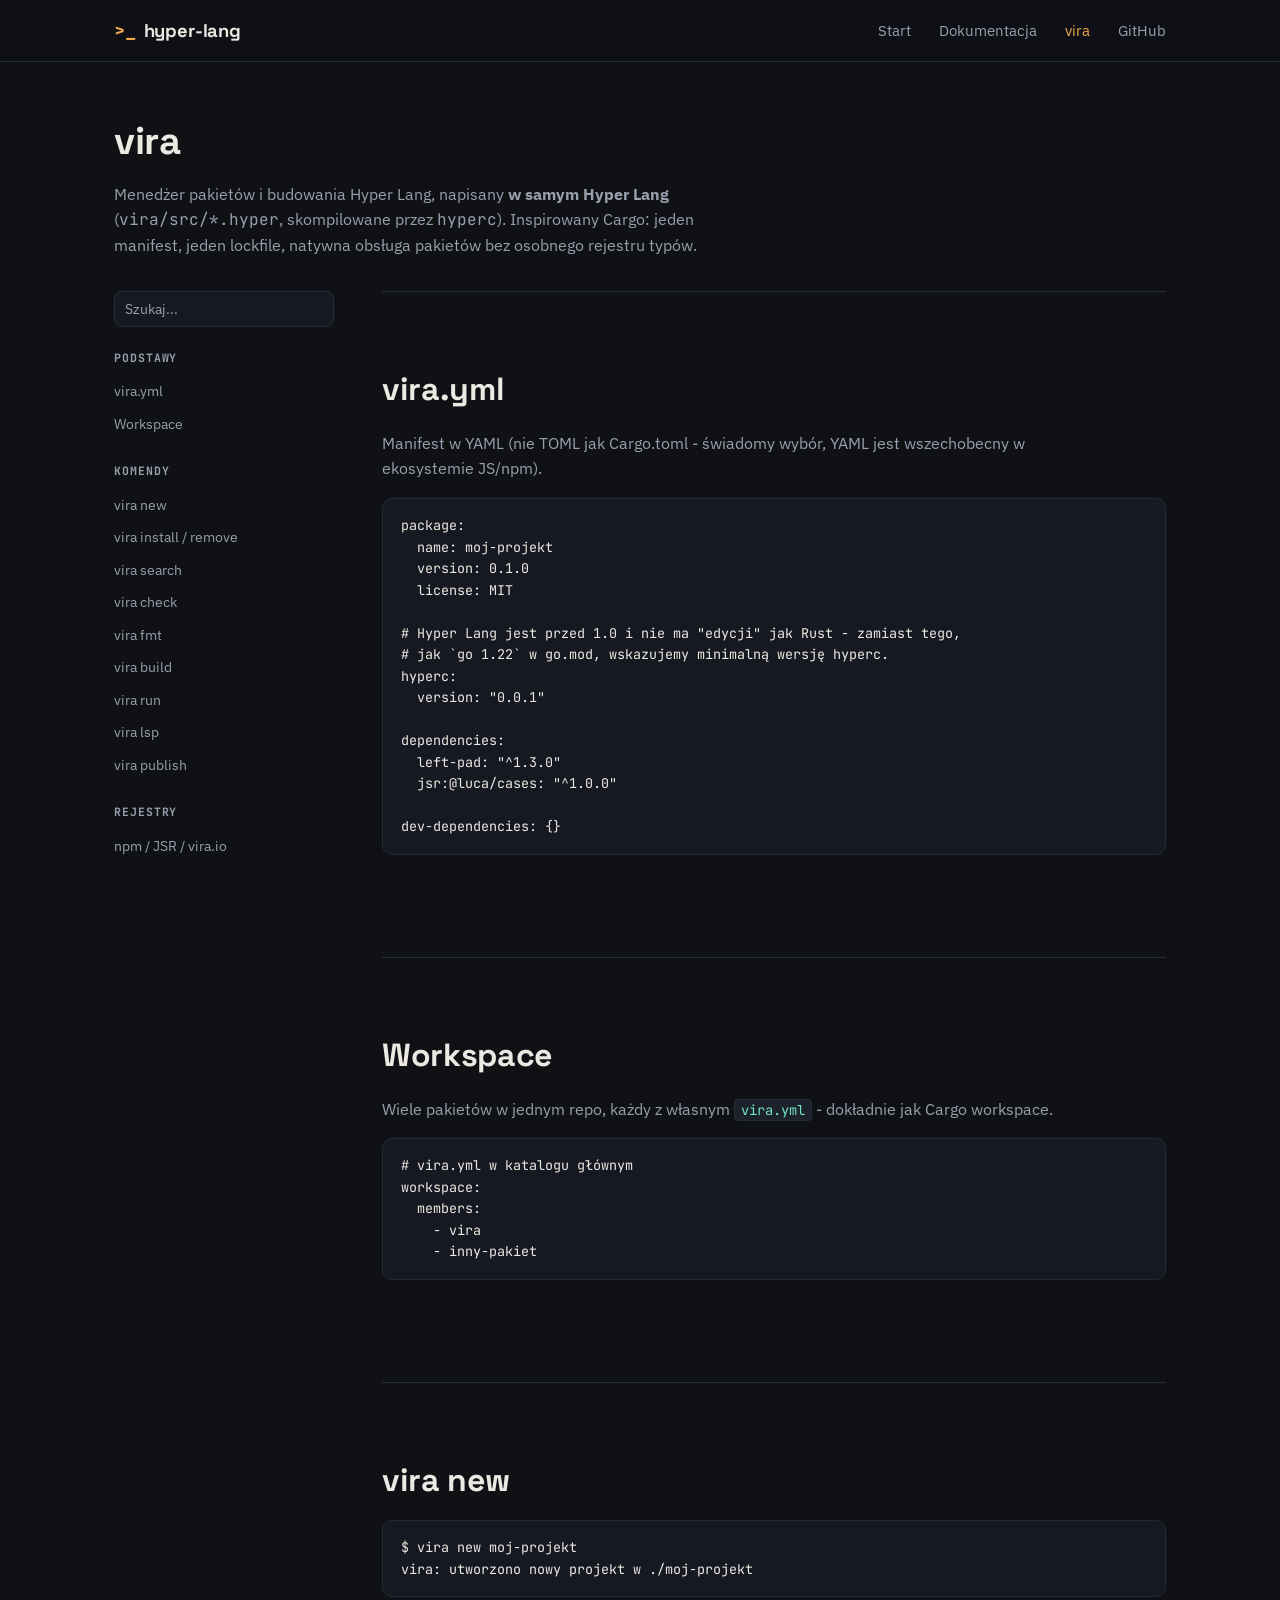
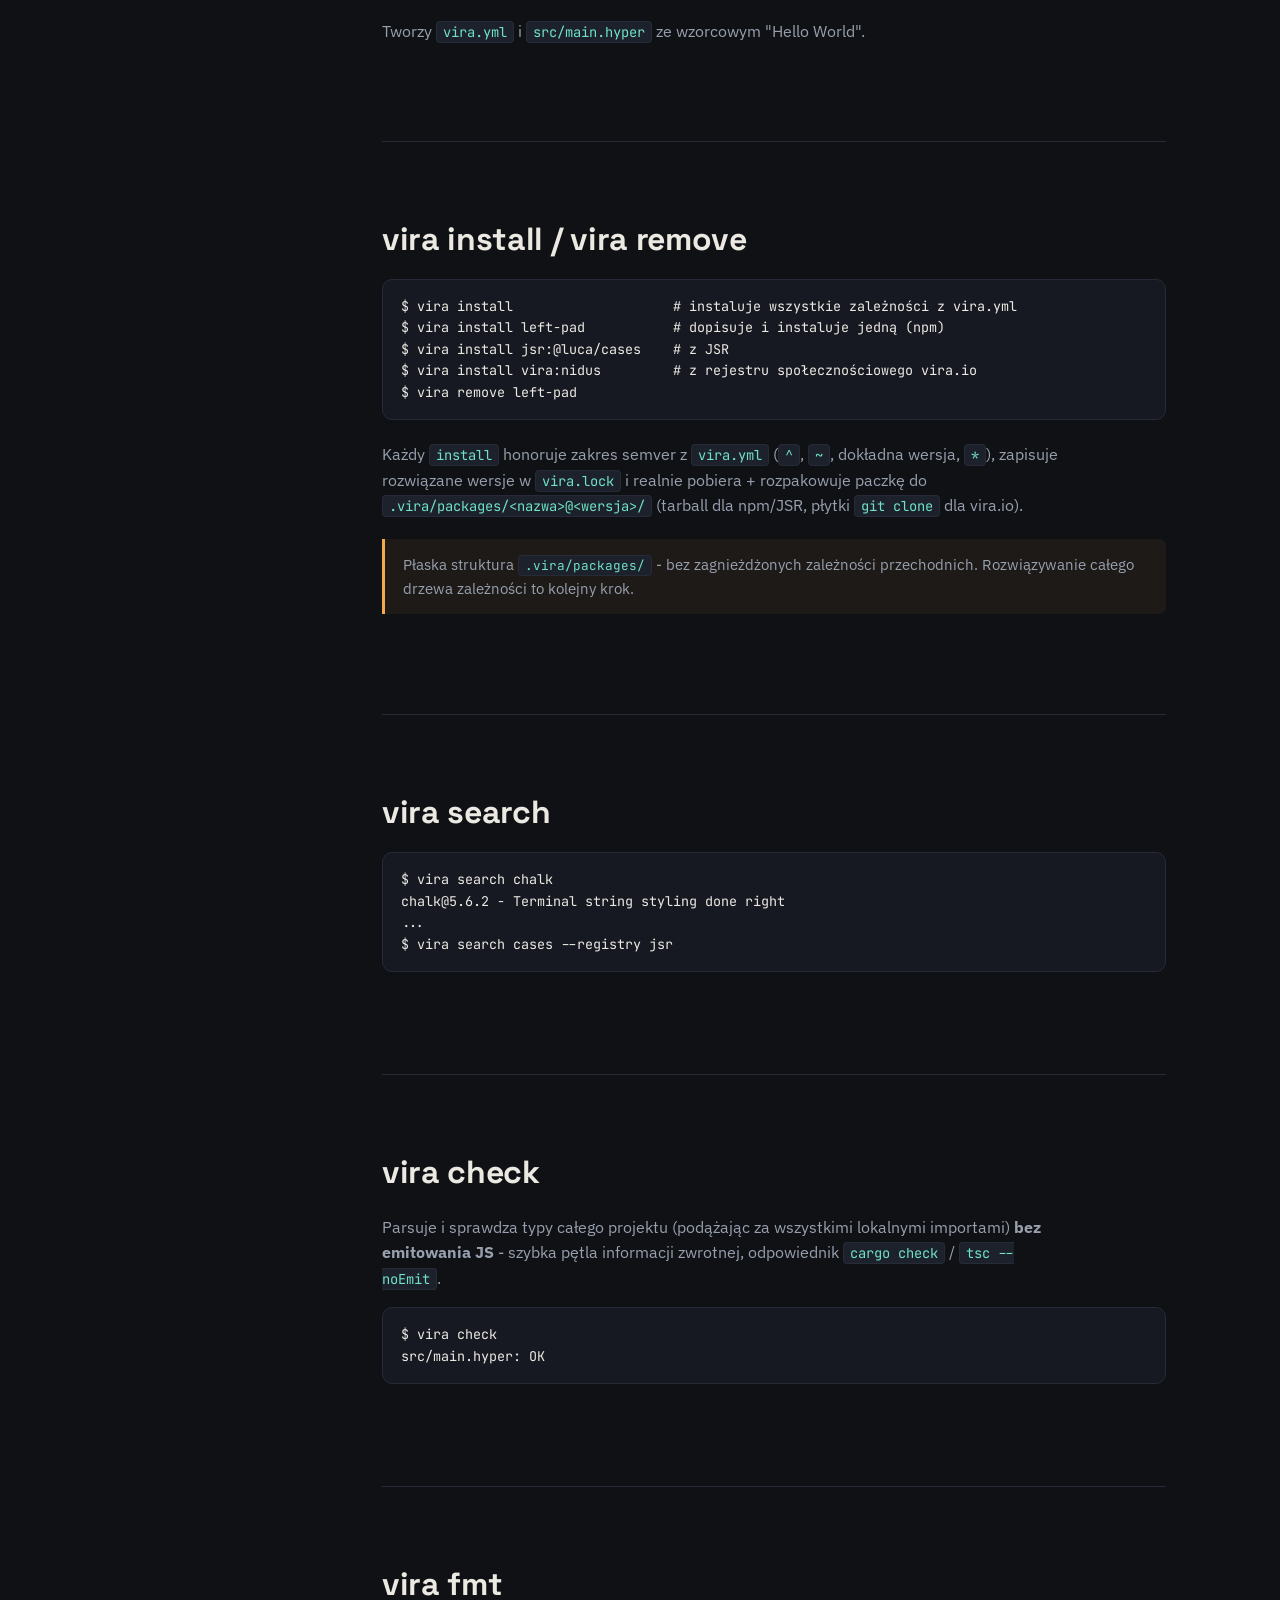
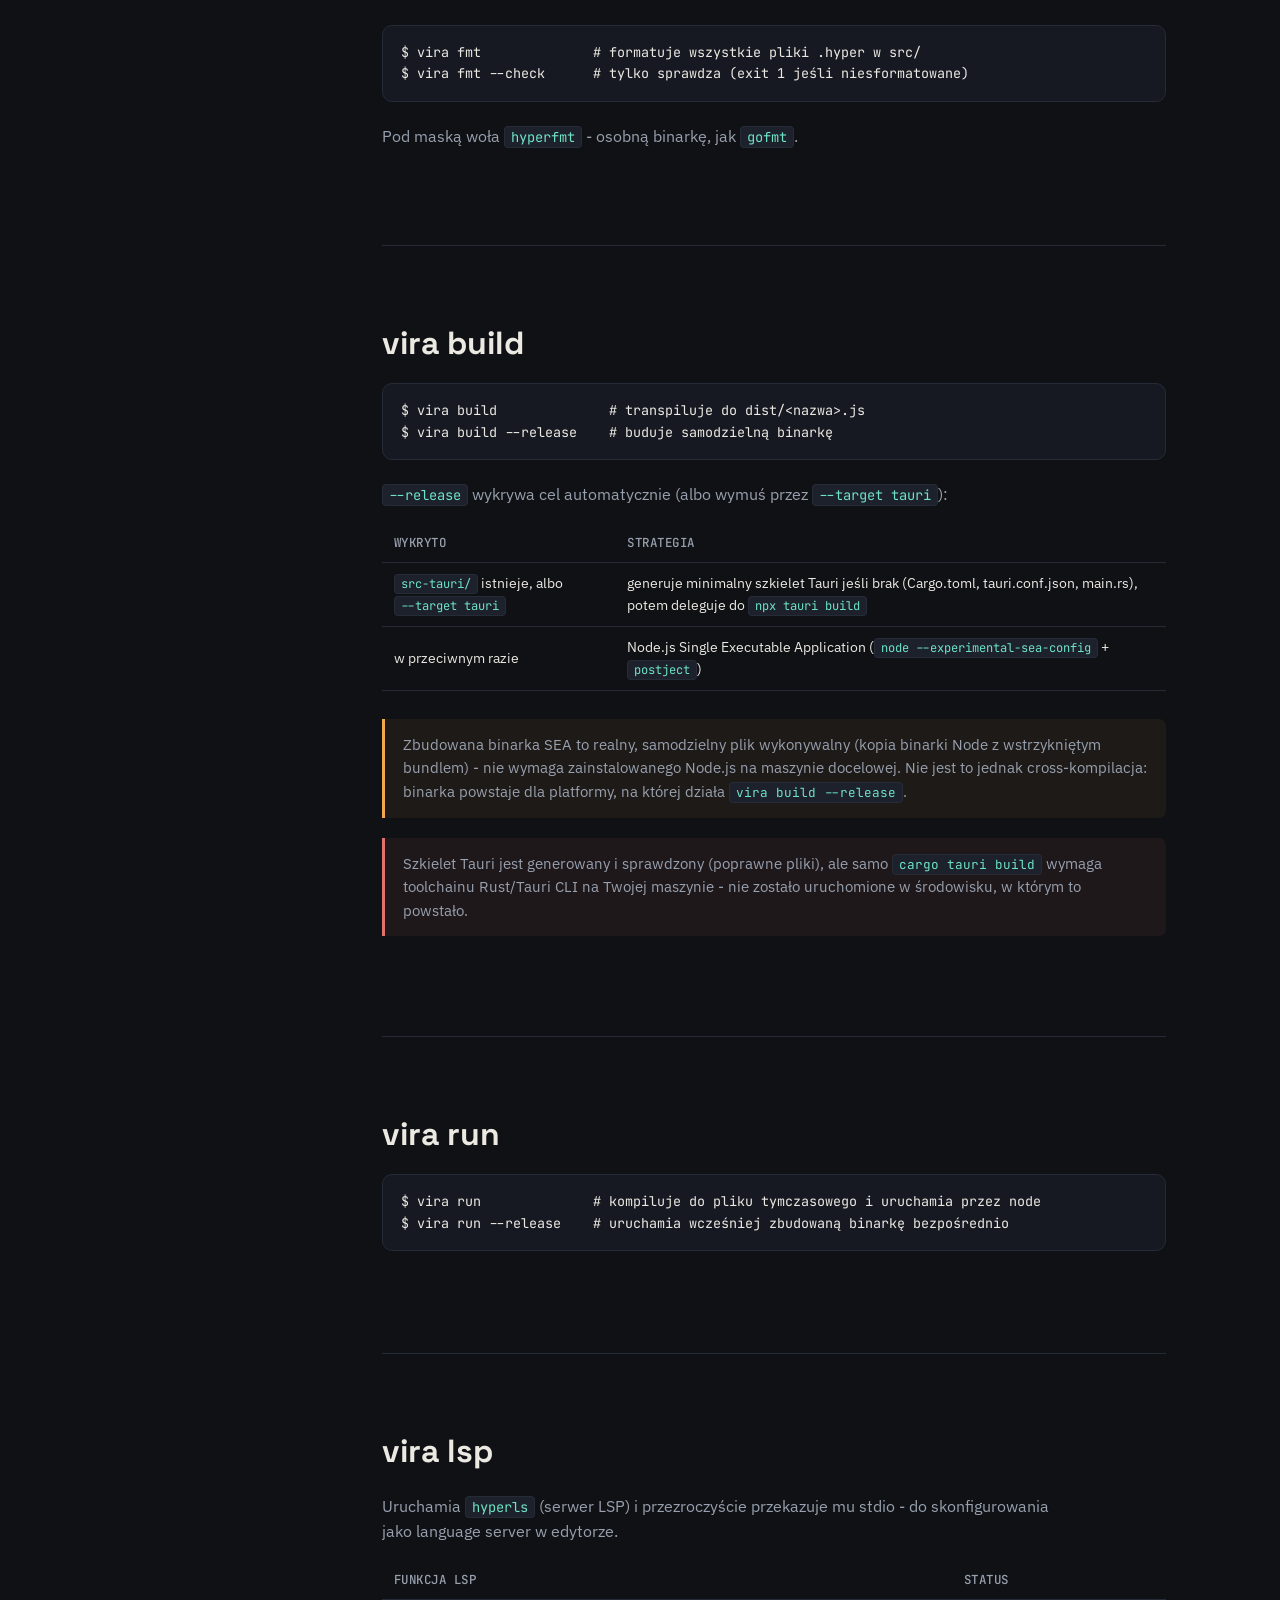
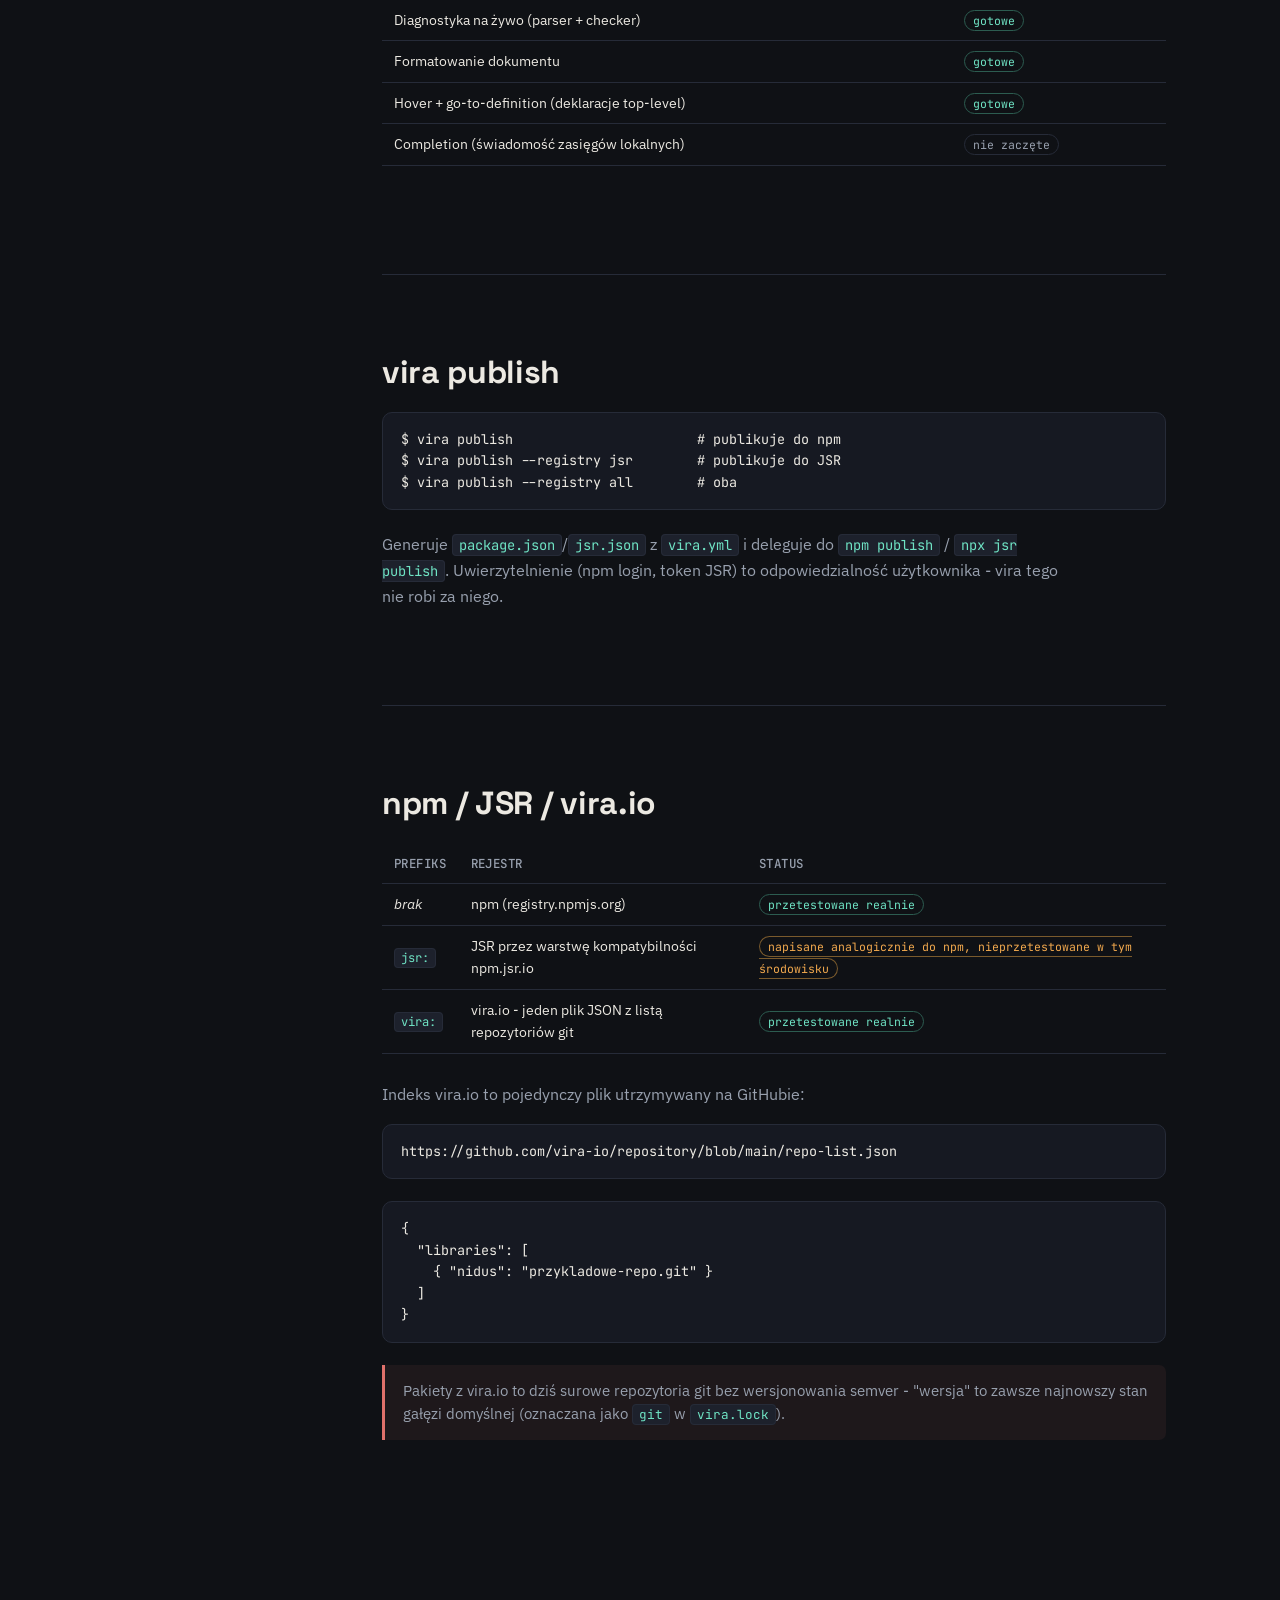
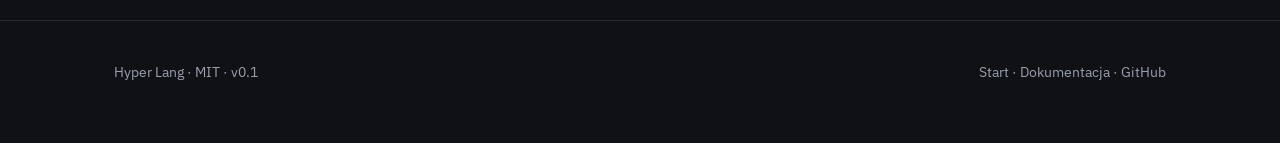
<file: website/vira.html>
<!DOCTYPE html>
<html lang="pl">
<head>
<meta charset="utf-8">
<meta name="viewport" content="width=device-width, initial-scale=1">
<title>vira — menedżer pakietów Hyper Lang</title>
<meta name="description" content="vira: instalacja zależności z npm/JSR/vira.io, budowanie do JS albo samodzielnej binarki, uruchamianie, formatowanie, LSP i publikacja.">
<link rel="preconnect" href="https://fonts.googleapis.com">
<link rel="preconnect" href="https://fonts.gstatic.com" crossorigin>
<link href="https://fonts.googleapis.com/css2?family=Space+Grotesk:wght@400;500;600;700&family=IBM+Plex+Sans:wght@400;500;600&family=JetBrains+Mono:wght@400;500;600&display=swap" rel="stylesheet">
<link rel="stylesheet" href="style.css">
</head>
<body>

<header class="site">
  <nav class="nav wrap">
    <a class="brand" href="home.html"><span class="dot">&gt;_</span> hyper-lang</a>
    <div class="navlinks">
      <a href="home.html">Start</a>
      <a href="docs.html">Dokumentacja</a>
      <a href="vira.html" class="current">vira</a>
      <a href="https://github.com/hyperlang-dev/hyper-lang">GitHub</a>
    </div>
  </nav>
</header>

<main class="wrap">
  <div class="docs-hero">
    <h1>vira</h1>
    <p>Menedżer pakietów i budowania Hyper Lang, napisany <b>w samym Hyper Lang</b> (<code>vira/src/*.hyper</code>, skompilowane przez <code>hyperc</code>). Inspirowany Cargo: jeden manifest, jeden lockfile, natywna obsługa pakietów bez osobnego rejestru typów.</p>
  </div>

  <div class="docs-layout">
    <nav class="doc-nav">
      <input type="search" class="doc-search" id="docsearch" placeholder="Szukaj..." aria-label="Szukaj w dokumentacji">
      <div id="docsearch-empty" class="no-results" hidden>Brak wyników.</div>
      <div class="doc-nav-group">
        <h4>Podstawy</h4>
        <a href="#manifest">vira.yml</a>
        <a href="#workspace">Workspace</a>
      </div>
      <div class="doc-nav-group">
        <h4>Komendy</h4>
        <a href="#new">vira new</a>
        <a href="#install">vira install / remove</a>
        <a href="#search">vira search</a>
        <a href="#check">vira check</a>
        <a href="#fmt">vira fmt</a>
        <a href="#build">vira build</a>
        <a href="#run">vira run</a>
        <a href="#lsp">vira lsp</a>
        <a href="#publish">vira publish</a>
      </div>
      <div class="doc-nav-group">
        <h4>Rejestry</h4>
        <a href="#registries">npm / JSR / vira.io</a>
      </div>
    </nav>

    <div class="doc-content">

      <section id="manifest">
        <h2>vira.yml</h2>
        <p>Manifest w YAML (nie TOML jak Cargo.toml - świadomy wybór, YAML jest wszechobecny w ekosystemie JS/npm).</p>
        <pre><code>package:
  name: moj-projekt
  version: 0.1.0
  license: MIT

# Hyper Lang jest przed 1.0 i nie ma "edycji" jak Rust - zamiast tego,
# jak `go 1.22` w go.mod, wskazujemy minimalną wersję hyperc.
hyperc:
  version: "0.0.1"

dependencies:
  left-pad: "^1.3.0"
  jsr:@luca/cases: "^1.0.0"

dev-dependencies: {}</code></pre>
      </section>

      <section id="workspace">
        <h2>Workspace</h2>
        <p>Wiele pakietów w jednym repo, każdy z własnym <code>vira.yml</code> - dokładnie jak Cargo workspace.</p>
        <pre><code># vira.yml w katalogu głównym
workspace:
  members:
    - vira
    - inny-pakiet</code></pre>
      </section>

      <section id="new">
        <h2>vira new</h2>
        <pre><code>$ vira new moj-projekt
vira: utworzono nowy projekt w ./moj-projekt</code></pre>
        <p>Tworzy <code>vira.yml</code> i <code>src/main.hyper</code> ze wzorcowym "Hello World".</p>
      </section>

      <section id="install">
        <h2>vira install / vira remove</h2>
        <pre><code>$ vira install                    # instaluje wszystkie zależności z vira.yml
$ vira install left-pad           # dopisuje i instaluje jedną (npm)
$ vira install jsr:@luca/cases    # z JSR
$ vira install vira:nidus         # z rejestru społecznościowego vira.io
$ vira remove left-pad</code></pre>
        <p>Każdy <code>install</code> honoruje zakres semver z <code>vira.yml</code> (<code>^</code>, <code>~</code>, dokładna wersja, <code>*</code>), zapisuje rozwiązane wersje w <code>vira.lock</code> i realnie pobiera + rozpakowuje paczkę do <code>.vira/packages/&lt;nazwa&gt;@&lt;wersja&gt;/</code> (tarball dla npm/JSR, płytki <code>git clone</code> dla vira.io).</p>
        <div class="note">Płaska struktura <code>.vira/packages/</code> - bez zagnieżdżonych zależności przechodnich. Rozwiązywanie całego drzewa zależności to kolejny krok.</div>
      </section>

      <section id="search">
        <h2>vira search</h2>
        <pre><code>$ vira search chalk
chalk@5.6.2 - Terminal string styling done right
...
$ vira search cases --registry jsr</code></pre>
      </section>

      <section id="check">
        <h2>vira check</h2>
        <p>Parsuje i sprawdza typy całego projektu (podążając za wszystkimi lokalnymi importami) <b>bez emitowania JS</b> - szybka pętla informacji zwrotnej, odpowiednik <code>cargo check</code> / <code>tsc --noEmit</code>.</p>
        <pre><code>$ vira check
src/main.hyper: OK</code></pre>
      </section>

      <section id="fmt">
        <h2>vira fmt</h2>
        <pre><code>$ vira fmt              # formatuje wszystkie pliki .hyper w src/
$ vira fmt --check      # tylko sprawdza (exit 1 jeśli niesformatowane)</code></pre>
        <p>Pod maską woła <code>hyperfmt</code> - osobną binarkę, jak <code>gofmt</code>.</p>
      </section>

      <section id="build">
        <h2>vira build</h2>
        <pre><code>$ vira build              # transpiluje do dist/&lt;nazwa&gt;.js
$ vira build --release    # buduje samodzielną binarkę</code></pre>
        <p><code>--release</code> wykrywa cel automatycznie (albo wymuś przez <code>--target tauri</code>):</p>
        <table>
          <tr><th>Wykryto</th><th>Strategia</th></tr>
          <tr><td><code>src-tauri/</code> istnieje, albo <code>--target tauri</code></td><td>generuje minimalny szkielet Tauri jeśli brak (Cargo.toml, tauri.conf.json, main.rs), potem deleguje do <code>npx tauri build</code></td></tr>
          <tr><td>w przeciwnym razie</td><td>Node.js Single Executable Application (<code>node --experimental-sea-config</code> + <code>postject</code>)</td></tr>
        </table>
        <div class="note">Zbudowana binarka SEA to realny, samodzielny plik wykonywalny (kopia binarki Node z wstrzykniętym bundlem) - nie wymaga zainstalowanego Node.js na maszynie docelowej. Nie jest to jednak cross-kompilacja: binarka powstaje dla platformy, na której działa <code>vira build --release</code>.</div>
        <div class="note warn">Szkielet Tauri jest generowany i sprawdzony (poprawne pliki), ale samo <code>cargo tauri build</code> wymaga toolchainu Rust/Tauri CLI na Twojej maszynie - nie zostało uruchomione w środowisku, w którym to powstało.</div>
      </section>

      <section id="run">
        <h2>vira run</h2>
        <pre><code>$ vira run              # kompiluje do pliku tymczasowego i uruchamia przez node
$ vira run --release    # uruchamia wcześniej zbudowaną binarkę bezpośrednio</code></pre>
      </section>

      <section id="lsp">
        <h2>vira lsp</h2>
        <p>Uruchamia <code>hyperls</code> (serwer LSP) i przezroczyście przekazuje mu stdio - do skonfigurowania jako language server w edytorze.</p>
        <table>
          <tr><th>Funkcja LSP</th><th>Status</th></tr>
          <tr><td>Diagnostyka na żywo (parser + checker)</td><td><span class="status-badge done">gotowe</span></td></tr>
          <tr><td>Formatowanie dokumentu</td><td><span class="status-badge done">gotowe</span></td></tr>
          <tr><td>Hover + go-to-definition (deklaracje top-level)</td><td><span class="status-badge done">gotowe</span></td></tr>
          <tr><td>Completion (świadomość zasięgów lokalnych)</td><td><span class="status-badge todo">nie zaczęte</span></td></tr>
        </table>
      </section>

      <section id="publish">
        <h2>vira publish</h2>
        <pre><code>$ vira publish                       # publikuje do npm
$ vira publish --registry jsr        # publikuje do JSR
$ vira publish --registry all        # oba</code></pre>
        <p>Generuje <code>package.json</code>/<code>jsr.json</code> z <code>vira.yml</code> i deleguje do <code>npm publish</code> / <code>npx jsr publish</code>. Uwierzytelnienie (npm login, token JSR) to odpowiedzialność użytkownika - vira tego nie robi za niego.</p>
      </section>

      <section id="registries">
        <h2>npm / JSR / vira.io</h2>
        <table>
          <tr><th>Prefiks</th><th>Rejestr</th><th>Status</th></tr>
          <tr><td><i>brak</i></td><td>npm (registry.npmjs.org)</td><td><span class="status-badge done">przetestowane realnie</span></td></tr>
          <tr><td><code>jsr:</code></td><td>JSR przez warstwę kompatybilności npm.jsr.io</td><td><span class="status-badge partial">napisane analogicznie do npm, nieprzetestowane w tym środowisku</span></td></tr>
          <tr><td><code>vira:</code></td><td>vira.io - jeden plik JSON z listą repozytoriów git</td><td><span class="status-badge done">przetestowane realnie</span></td></tr>
        </table>
        <p>Indeks vira.io to pojedynczy plik utrzymywany na GitHubie:</p>
        <pre><code>https://github.com/vira-io/repository/blob/main/repo-list.json</code></pre>
        <pre><code>{
  "libraries": [
    { "nidus": "przykladowe-repo.git" }
  ]
}</code></pre>
        <div class="note warn">Pakiety z vira.io to dziś surowe repozytoria git bez wersjonowania semver - "wersja" to zawsze najnowszy stan gałęzi domyślnej (oznaczana jako <code>git</code> w <code>vira.lock</code>).</div>
      </section>

    </div>
  </div>
</main>

<footer>
  <div class="wrap">
    <div>Hyper Lang &middot; MIT &middot; v0.1</div>
    <div>
      <a href="home.html">Start</a> &middot;
      <a href="docs.html">Dokumentacja</a> &middot;
      <a href="https://github.com/hyperlang-dev/hyper-lang">GitHub</a>
    </div>
  </div>
</footer>

<script>
(function () {
  var input = document.getElementById('docsearch');
  var emptyMsg = document.getElementById('docsearch-empty');
  if (!input) return;
  var navLinks = Array.prototype.slice.call(document.querySelectorAll('.doc-nav a[href^="#"]'));
  var sections = Array.prototype.slice.call(document.querySelectorAll('.doc-content > section'));

  input.addEventListener('input', function () {
    var q = input.value.trim().toLowerCase();
    var anyVisible = false;

    sections.forEach(function (section) {
      var match = q === '' || section.textContent.toLowerCase().indexOf(q) !== -1;
      section.hidden = !match;
    });
    navLinks.forEach(function (link) {
      var id = link.getAttribute('href').slice(1);
      var section = document.getElementById(id);
      var visible = !section || !section.hidden;
      link.hidden = !visible;
      if (visible) anyVisible = true;
    });
    Array.prototype.slice.call(document.querySelectorAll('.doc-nav-group')).forEach(function (group) {
      var links = group.querySelectorAll('a');
      var allHidden = Array.prototype.every.call(links, function (l) { return l.hidden; });
      group.dataset.empty = allHidden ? 'true' : 'false';
    });
    emptyMsg.hidden = anyVisible || q === '';
  });
})();
</script>
</body>
</html>
</file>
<file: website/style.css>
:root {
    --bg: #0f1115;
    --surface: #161922;
    --surface-2: #1d212c;
    --border: #262b38;
    --text: #ece9e2;
    --text-muted: #98a0ae;
    --accent: #f2a94e;
    --accent-dim: #7a5a2c;
    --accent-2: #6fe3c4;
    --accent-2-dim: #2c5c50;
    --radius: 10px;
    --mono: "JetBrains Mono", ui-monospace, monospace;
    --display: "Space Grotesk", ui-sans-serif, sans-serif;
    --body: "IBM Plex Sans", ui-sans-serif, sans-serif;
  }

  * { box-sizing: border-box; }
  html { scroll-behavior: smooth; }

  body {
    margin: 0;
    background: var(--bg);
    color: var(--text);
    font-family: var(--body);
    line-height: 1.6;
    -webkit-font-smoothing: antialiased;
  }

  a { color: var(--accent-2); text-decoration: none; }
  a:hover { text-decoration: underline; }
  a:focus-visible, button:focus-visible { outline: 2px solid var(--accent); outline-offset: 2px; }

  code, pre { font-family: var(--mono); }

  .wrap { max-width: 1100px; margin: 0 auto; padding: 0 24px; }

  /* -------------------- nav -------------------- */
  header.site {
    position: sticky; top: 0; z-index: 40;
    background: rgba(15, 17, 21, 0.86);
    backdrop-filter: blur(10px);
    border-bottom: 1px solid var(--border);
  }
  .nav { display: flex; align-items: center; justify-content: space-between; padding: 16px 24px; }
  .brand { font-family: var(--display); font-weight: 700; font-size: 1.15rem; letter-spacing: -0.01em; color: var(--text); display: flex; align-items: center; gap: 8px; }
  .brand .dot { color: var(--accent); }
  .navlinks { display: flex; gap: 28px; font-size: 0.92rem; }
  .navlinks a { color: var(--text-muted); }
  .navlinks a:hover { color: var(--text); text-decoration: none; }
  .navlinks a.current { color: var(--accent); }

  /* -------------------- hero -------------------- */
  .hero { padding: 88px 0 64px; }
  .eyebrow {
    font-family: var(--mono); font-size: 0.78rem; color: var(--accent-2);
    letter-spacing: 0.08em; text-transform: uppercase; margin-bottom: 18px;
    display: inline-flex; align-items: center; gap: 8px;
  }
  .eyebrow::before { content: ""; width: 6px; height: 6px; border-radius: 50%; background: var(--accent-2); box-shadow: 0 0 8px var(--accent-2); }

  h1.headline {
    font-family: var(--display); font-weight: 700; letter-spacing: -0.02em;
    font-size: clamp(2.2rem, 5vw, 3.4rem); line-height: 1.08; margin: 0 0 22px;
    max-width: 18ch;
  }
  h1.headline .accent { color: var(--accent); }

  p.lede { font-size: 1.15rem; color: var(--text-muted); max-width: 56ch; margin: 0 0 36px; }

  .cta-row { display: flex; gap: 14px; flex-wrap: wrap; margin-bottom: 64px; }
  .btn {
    font-family: var(--mono); font-size: 0.88rem; padding: 12px 20px; border-radius: 7px;
    border: 1px solid var(--border); display: inline-flex; align-items: center; gap: 8px;
  }
  .btn.primary { background: var(--accent); color: #201404; border-color: var(--accent); font-weight: 600; }
  .btn.primary:hover { background: #ffb85e; text-decoration: none; }
  .btn.ghost { color: var(--text); }
  .btn.ghost:hover { border-color: var(--accent-2); color: var(--accent-2); text-decoration: none; }

  /* -------------------- transpile panel (element sygnaturowy) -------------------- */
  .transpile {
    display: grid; grid-template-columns: 1fr 1fr; border: 1px solid var(--border);
    border-radius: var(--radius); overflow: hidden; background: var(--surface);
    box-shadow: 0 30px 80px -40px rgba(0,0,0,0.6);
  }
  .transpile .pane { min-width: 0; }
  .transpile .pane + .pane { border-left: 1px solid var(--border); }
  .pane-head {
    display: flex; align-items: center; justify-content: space-between;
    padding: 10px 16px; font-family: var(--mono); font-size: 0.76rem;
    letter-spacing: 0.05em; text-transform: uppercase; border-bottom: 1px solid var(--border);
  }
  .pane-head.hyper { color: var(--accent); background: rgba(242,169,78,0.06); }
  .pane-head.js { color: var(--accent-2); background: rgba(111,227,196,0.06); }
  .pane pre { margin: 0; padding: 18px 16px; font-size: 0.82rem; overflow-x: auto; line-height: 1.65; }
  .pane pre code { color: #dfe3ea; }
  .transpile-arrow {
    display: none;
  }
  @media (max-width: 760px) {
    .transpile { grid-template-columns: 1fr; }
    .transpile .pane + .pane { border-left: none; border-top: 1px solid var(--border); }
  }

  .tok-kw { color: #f2a94e; }
  .tok-type { color: #6fe3c4; }
  .tok-str { color: #b7d78c; }
  .tok-com { color: #626a7a; font-style: italic; }
  .tok-fn { color: #8fb8ff; }

  /* -------------------- sections -------------------- */
  section { padding: 72px 0; border-top: 1px solid var(--border); }
  .section-head { max-width: 60ch; margin-bottom: 40px; }
  .section-kicker { font-family: var(--mono); color: var(--accent-2); font-size: 0.78rem; text-transform: uppercase; letter-spacing: 0.08em; margin-bottom: 10px; }
  h2 { font-family: var(--display); font-size: clamp(1.5rem, 3vw, 2rem); margin: 0 0 12px; letter-spacing: -0.01em; }
  .section-head p { color: var(--text-muted); margin: 0; }

  .grid-3 { display: grid; grid-template-columns: repeat(3, 1fr); gap: 20px; }
  .grid-2 { display: grid; grid-template-columns: 1fr 1fr; gap: 20px; }
  @media (max-width: 860px) { .grid-3 { grid-template-columns: 1fr; } .grid-2 { grid-template-columns: 1fr; } }

  .card {
    background: var(--surface); border: 1px solid var(--border); border-radius: var(--radius);
    padding: 22px;
  }
  .card h3 { font-family: var(--display); font-size: 1.05rem; margin: 0 0 8px; }
  .card p { color: var(--text-muted); font-size: 0.92rem; margin: 0 0 14px; }
  .card pre { background: var(--surface-2); border-radius: 7px; padding: 12px 14px; font-size: 0.78rem; overflow-x: auto; margin: 0; border: 1px solid var(--border); }

  .terminal {
    background: #0a0b0e; border: 1px solid var(--border); border-radius: var(--radius);
    padding: 20px 22px; font-family: var(--mono); font-size: 0.86rem; overflow-x: auto;
  }
  .terminal .line { display: flex; gap: 10px; margin-bottom: 6px; }
  .terminal .prompt { color: var(--accent-2); flex-shrink: 0; }
  .terminal .out { color: var(--text-muted); }

  .registry-row { display: flex; gap: 14px; flex-wrap: wrap; margin-top: 28px; }
  .pill {
    font-family: var(--mono); font-size: 0.8rem; padding: 8px 14px; border-radius: 999px;
    border: 1px solid var(--border); color: var(--text-muted);
  }
  .pill b { color: var(--text); }

  footer {
    border-top: 1px solid var(--border); padding: 40px 0 60px;
    color: var(--text-muted); font-size: 0.86rem;
  }
  footer .wrap { display: flex; justify-content: space-between; flex-wrap: wrap; gap: 16px; }
  footer a { color: var(--text-muted); }
  footer a:hover { color: var(--text); }

  @media (prefers-reduced-motion: reduce) {
    html { scroll-behavior: auto; }
  }

  /* -------------------- strony dokumentacji -------------------- */
  .docs-hero { padding: 48px 0 32px; }
  .docs-hero h1 { font-family: var(--display); font-size: clamp(1.8rem, 4vw, 2.4rem); margin: 0 0 10px; letter-spacing: -0.01em; }
  .docs-hero p { color: var(--text-muted); max-width: 60ch; margin: 0; }

  .docs-layout { display: grid; grid-template-columns: 220px 1fr; gap: 48px; padding-bottom: 80px; align-items: start; }
  @media (max-width: 860px) { .docs-layout { grid-template-columns: 1fr; } }

  .doc-nav { position: sticky; top: 88px; display: flex; flex-direction: column; gap: 4px; }
  .doc-nav-group { margin-bottom: 18px; }
  .doc-nav-group h4 { font-family: var(--mono); font-size: 0.72rem; text-transform: uppercase; letter-spacing: 0.08em; color: var(--text-muted); margin: 0 0 8px; }
  .doc-nav a { display: block; padding: 5px 0; font-size: 0.88rem; color: var(--text-muted); }
  .doc-nav a:hover, .doc-nav a:focus-visible { color: var(--accent-2); text-decoration: none; }

  .doc-content h2 { margin-top: 52px; padding-top: 8px; border-top: 1px solid var(--border); }
  .doc-content h2:first-child { margin-top: 0; border-top: none; padding-top: 0; }
  .doc-content h3 { font-family: var(--display); font-size: 1.15rem; margin: 32px 0 10px; }
  .doc-content p { color: var(--text-muted); max-width: 68ch; }
  .doc-content > section { margin-bottom: 8px; }

  .doc-content pre {
    background: var(--surface); border: 1px solid var(--border); border-radius: var(--radius);
    padding: 16px 18px; font-size: 0.84rem; overflow-x: auto; line-height: 1.6; margin: 14px 0 22px;
  }
  .doc-content code:not(pre code) {
    background: var(--surface-2); border: 1px solid var(--border); border-radius: 4px;
    padding: 1px 6px; font-size: 0.86em; color: var(--accent-2);
  }

  .note {
    border-left: 3px solid var(--accent); background: rgba(242,169,78,0.06);
    padding: 14px 18px; border-radius: 0 7px 7px 0; margin: 20px 0; font-size: 0.92rem; color: var(--text-muted);
  }
  .note b { color: var(--text); }
  .note.warn { border-left-color: #e0716b; background: rgba(224,113,107,0.07); }

  table { border-collapse: collapse; width: 100%; margin: 16px 0 28px; font-size: 0.88rem; }
  th, td { text-align: left; padding: 9px 12px; border-bottom: 1px solid var(--border); }
  th { color: var(--text-muted); font-weight: 500; font-family: var(--mono); font-size: 0.78rem; text-transform: uppercase; letter-spacing: 0.04em; }
  td code { white-space: nowrap; }

  .status-badge { font-family: var(--mono); font-size: 0.72rem; padding: 2px 8px; border-radius: 999px; border: 1px solid var(--border); }
  .status-badge.done { color: var(--accent-2); border-color: var(--accent-2-dim); }
  .status-badge.partial { color: var(--accent); border-color: var(--accent-dim); }
  .status-badge.todo { color: var(--text-muted); }

  .doc-search {
    width: 100%; margin-bottom: 18px; padding: 8px 10px; border-radius: 7px;
    border: 1px solid var(--border); background: var(--surface); color: var(--text);
    font-family: var(--body); font-size: 0.86rem;
  }
  .doc-search:focus-visible { outline: 2px solid var(--accent); outline-offset: 1px; }
  .doc-search::placeholder { color: var(--text-muted); }
  .doc-nav a[hidden], .doc-content section[hidden] { display: none; }
  .doc-nav-group[data-empty="true"] { display: none; }
  .no-results { color: var(--text-muted); font-size: 0.92rem; padding: 20px 0; }
</file>
